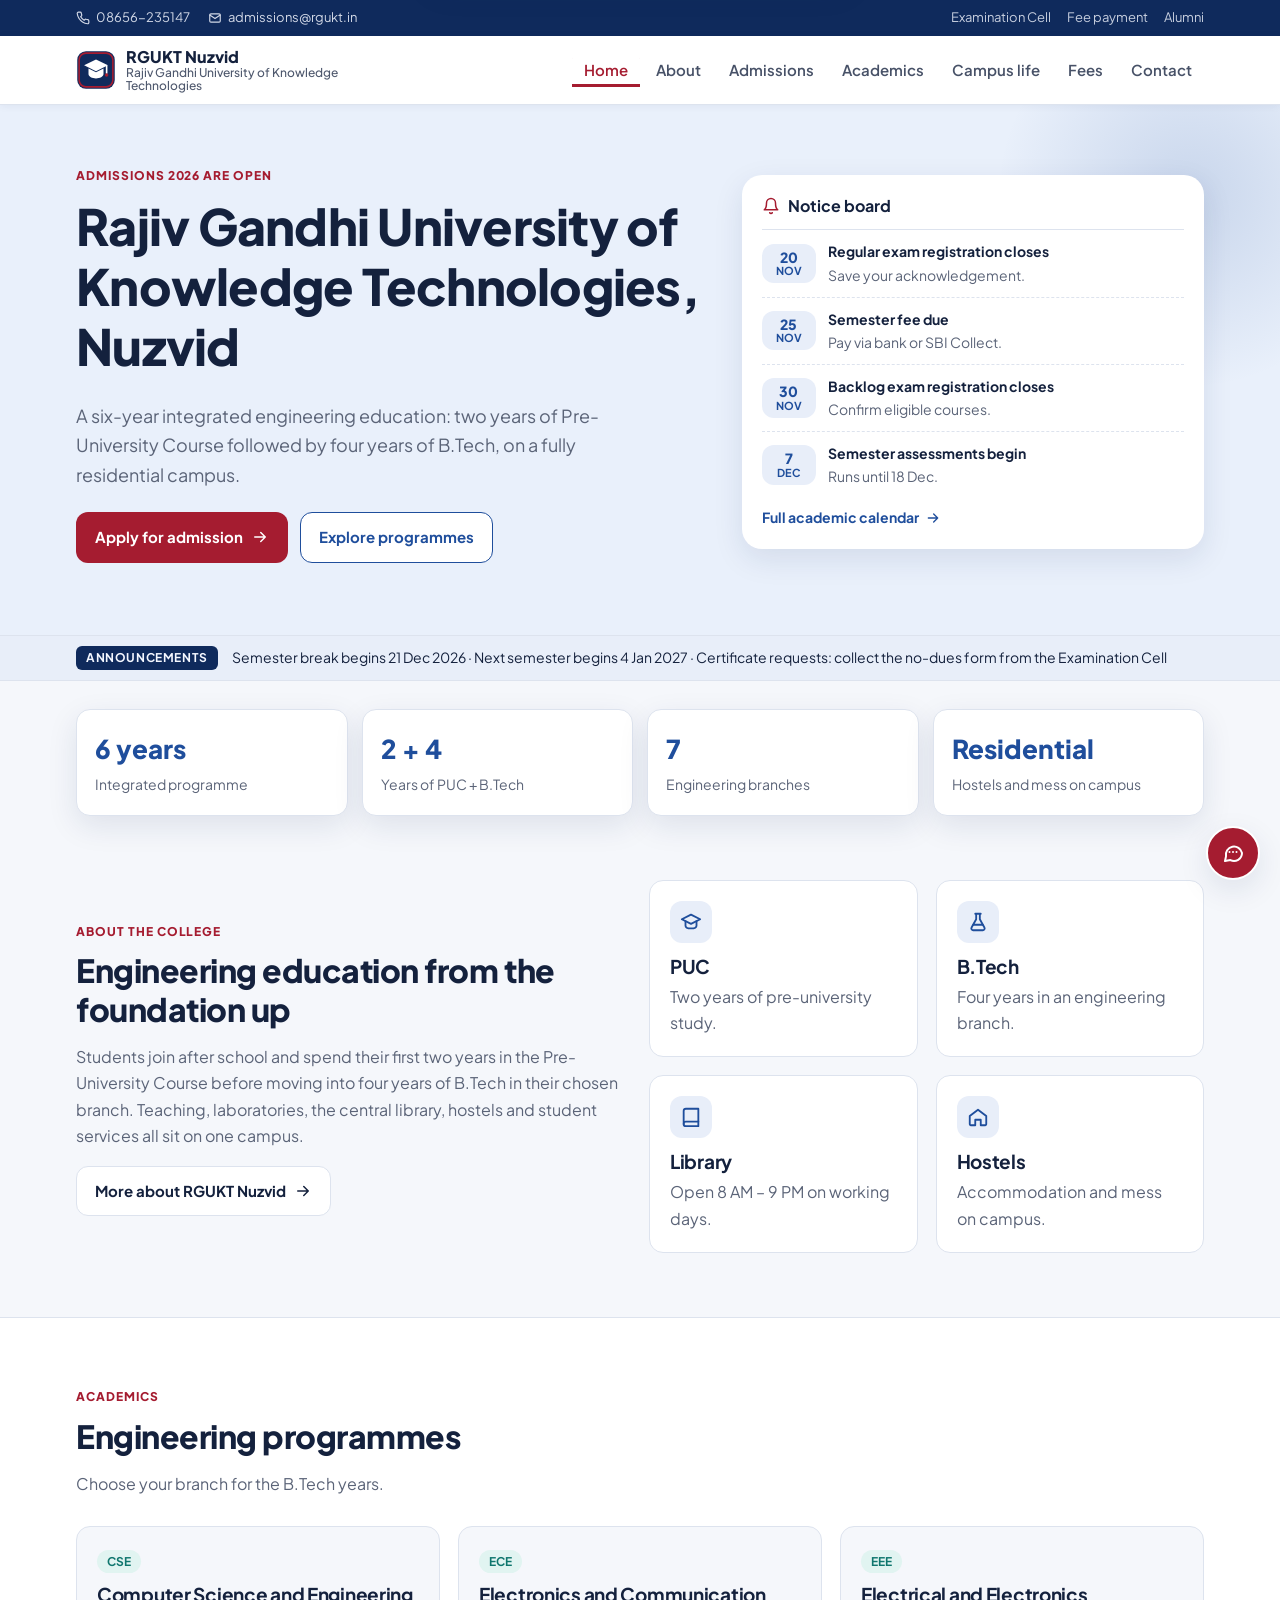
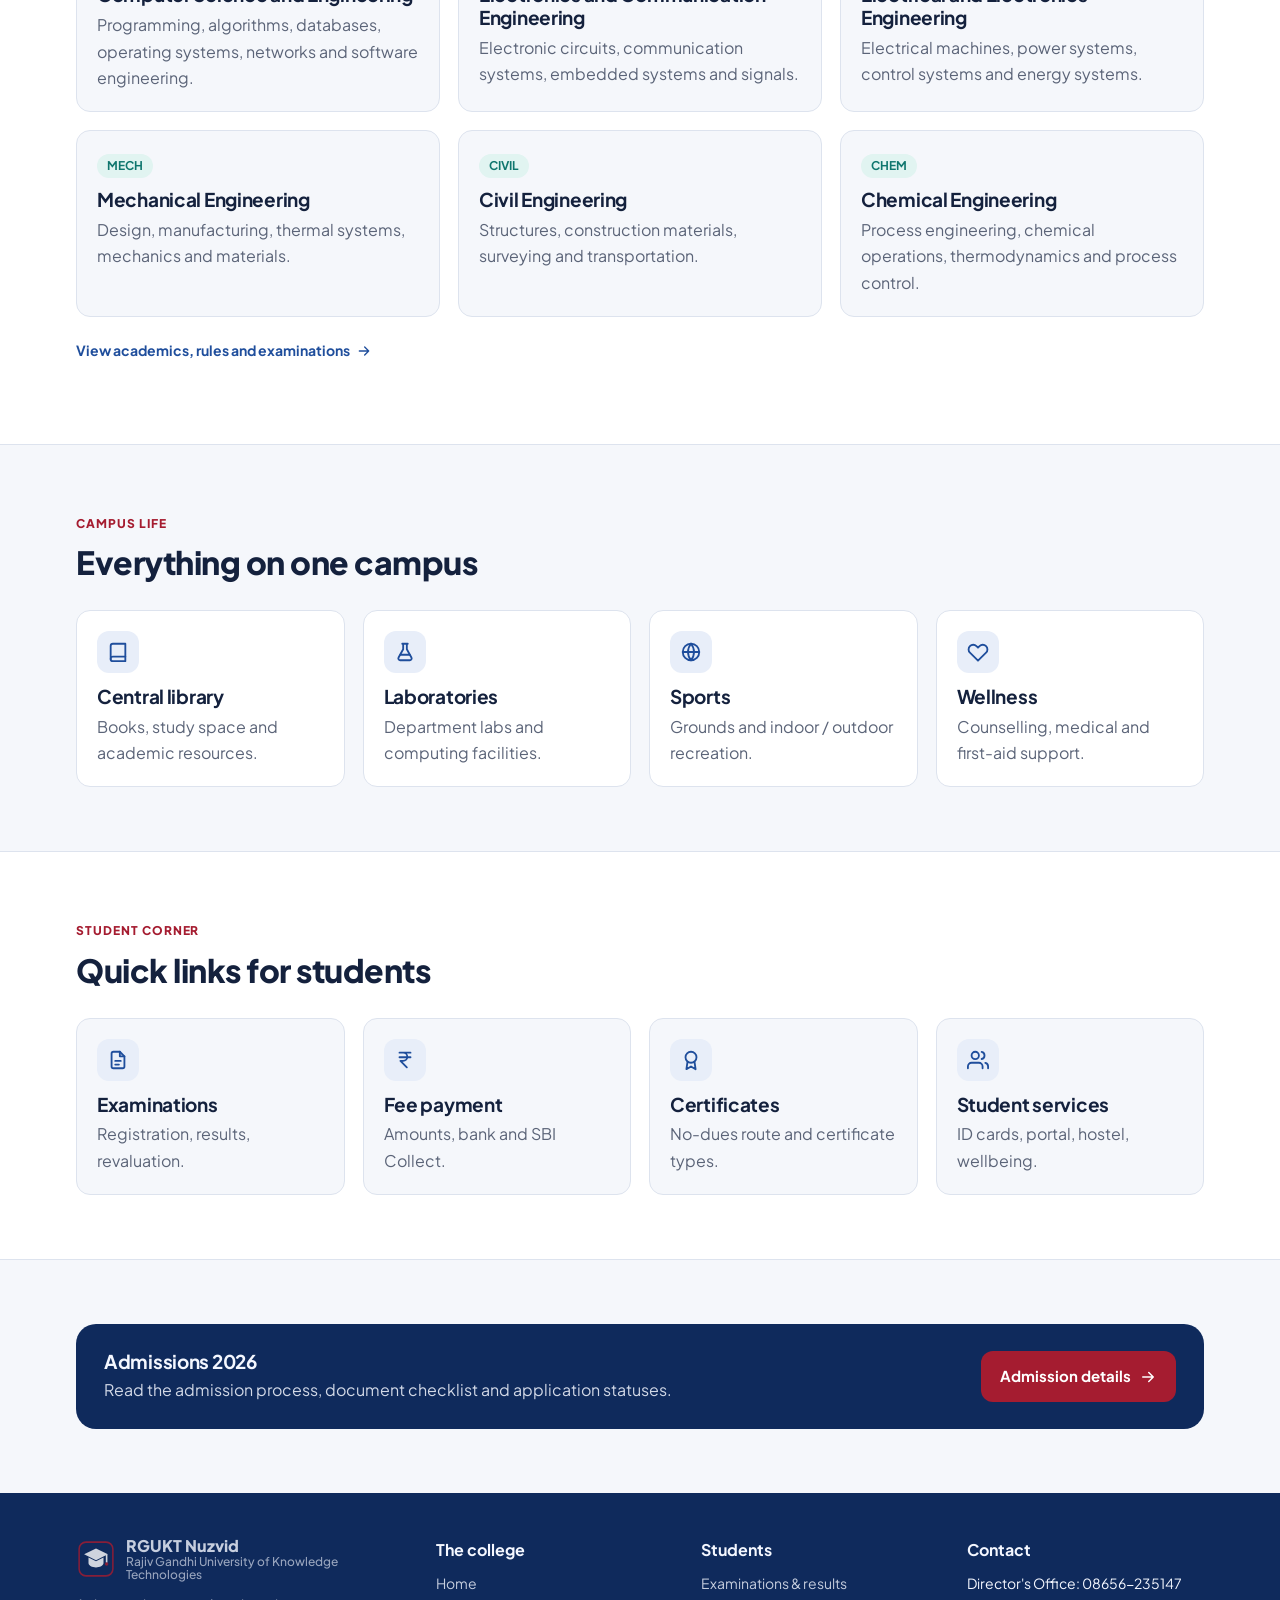
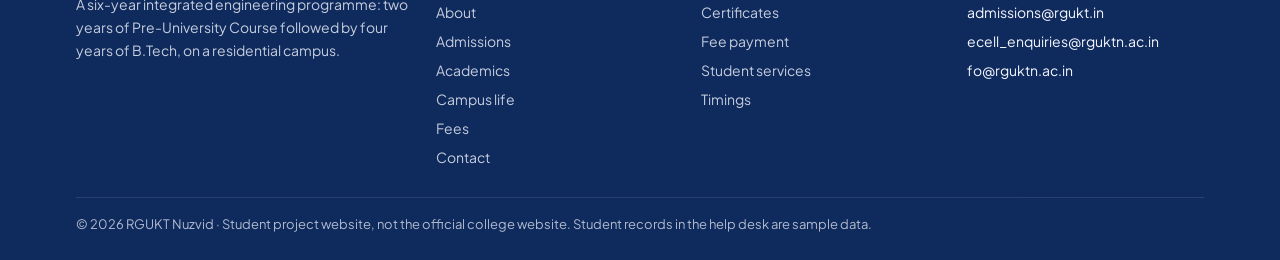
<file: index.html>
<!doctype html>
<html lang="en">
<head>
<meta charset="utf-8">
<meta name="viewport" content="width=device-width, initial-scale=1">
<meta name="color-scheme" content="light">
<title>Home | RGUKT Nuzvid</title>
<meta name="description" content="RGUKT Nuzvid: six-year integrated B.Tech programme. Admissions, academics, campus life, fees and contacts.">
<link rel="icon" href="assets/logo.svg" type="image/svg+xml">
<link rel="preconnect" href="https://fonts.googleapis.com">
<link rel="preconnect" href="https://fonts.gstatic.com" crossorigin>
<link href="https://fonts.googleapis.com/css2?family=Plus+Jakarta+Sans:wght@400;500;600;700;800&display=swap" rel="stylesheet">
<link rel="stylesheet" href="css/style.css">
</head>
<body>
<a class="skip" href="#main">Skip to content</a>
<div class="topbar">
  <div class="container topbar-inner">
    <span><svg viewBox="0 0 24 24" fill="none" stroke="currentColor" stroke-width="2" stroke-linecap="round" stroke-linejoin="round" aria-hidden="true"><path d="M22 16.9v3a2 2 0 0 1-2.2 2 19.8 19.8 0 0 1-8.6-3.1 19.5 19.5 0 0 1-6-6A19.8 19.8 0 0 1 2.1 4.2 2 2 0 0 1 4.1 2h3a2 2 0 0 1 2 1.7c.1 1 .4 1.9.7 2.8a2 2 0 0 1-.5 2.1L8 9.9a16 16 0 0 0 6 6l1.3-1.3a2 2 0 0 1 2.1-.4c.9.3 1.8.6 2.8.7a2 2 0 0 1 1.7 2z"/></svg> 08656-235147</span>
    <span><svg viewBox="0 0 24 24" fill="none" stroke="currentColor" stroke-width="2" stroke-linecap="round" stroke-linejoin="round" aria-hidden="true"><rect x="3" y="5" width="18" height="14" rx="2"/><path d="M3 7l9 6 9-6"/></svg> admissions@rgukt.in</span>
    <nav class="topbar-links" aria-label="Quick links">
      <a href="academics.html#exams">Examination Cell</a>
      <a href="fees.html">Fee payment</a>
      <a href="contact.html#alumni">Alumni</a>
    </nav>
  </div>
</div>
<header class="site-header">
  <div class="container nav">
    <a class="logo" href="index.html"><img src="assets/logo.svg" alt="" width="44" height="44"><span>RGUKT Nuzvid<small>Rajiv Gandhi University of Knowledge Technologies</small></span></a>
    <button class="icon-btn menu-btn" type="button" aria-expanded="false" aria-label="Menu">Menu</button>
    <ul class="nav-links">
      <li><a href="index.html">Home</a></li>
      <li><a href="about.html">About</a></li>
      <li><a href="admissions.html">Admissions</a></li>
      <li><a href="academics.html">Academics</a></li>
      <li><a href="campus.html">Campus life</a></li>
      <li><a href="fees.html">Fees</a></li>
      <li><a href="contact.html">Contact</a></li>
    </ul>
  </div>
</header>
<main id="main">

<section class="hero">
  <div class="container hero-grid">
    <div>
      <span class="eyebrow">Admissions 2026 are open</span>
      <h1>Rajiv Gandhi University of Knowledge Technologies, Nuzvid</h1>
      <p class="lead">A six-year integrated engineering education: two years of Pre-University Course followed by four years of B.Tech, on a fully residential campus.</p>
      <div class="hero-actions">
        <a class="btn btn-primary" href="admissions.html">Apply for admission <svg viewBox="0 0 24 24" fill="none" stroke="currentColor" stroke-width="2" stroke-linecap="round" stroke-linejoin="round" aria-hidden="true"><path d="M5 12h14M13 6l6 6-6 6"/></svg></a>
        <a class="btn btn-ghost" href="academics.html">Explore programmes</a>
      </div>
    </div>
    <div class="hero-card">
      <div class="hero-card-head"><svg viewBox="0 0 24 24" fill="none" stroke="currentColor" stroke-width="2" stroke-linecap="round" stroke-linejoin="round" aria-hidden="true"><path d="M18 8a6 6 0 0 0-12 0c0 7-3 9-3 9h18s-3-2-3-9"/><path d="M13.7 21a2 2 0 0 1-3.4 0"/></svg><b>Notice board</b></div>
      <ul class="notice-list">
        <li><span class="date-chip">20<small>Nov</small></span><span><b>Regular exam registration closes</b>Save your acknowledgement.</span></li>
        <li><span class="date-chip">25<small>Nov</small></span><span><b>Semester fee due</b>Pay via bank or SBI Collect.</span></li>
        <li><span class="date-chip">30<small>Nov</small></span><span><b>Backlog exam registration closes</b>Confirm eligible courses.</span></li>
        <li><span class="date-chip">7<small>Dec</small></span><span><b>Semester assessments begin</b>Runs until 18 Dec.</span></li>
      </ul>
      <a class="text-link" href="academics.html#calendar">Full academic calendar <svg viewBox="0 0 24 24" fill="none" stroke="currentColor" stroke-width="2" stroke-linecap="round" stroke-linejoin="round" aria-hidden="true"><path d="M5 12h14M13 6l6 6-6 6"/></svg></a>
    </div>
  </div>
</section>
<div class="ticker" role="region" aria-label="Announcements">
  <div class="container ticker-inner"><b>Announcements</b><span>Semester break begins 21 Dec 2026 · Next semester begins 4 Jan 2027 · Certificate requests: collect the no-dues form from the Examination Cell</span></div>
</div>

<div class="container">
  <div class="stats">
    <div class="stat"><b>6 years</b><span>Integrated programme</span></div>
    <div class="stat"><b>2 + 4</b><span>Years of PUC + B.Tech</span></div>
    <div class="stat"><b>7</b><span>Engineering branches</span></div>
    <div class="stat"><b>Residential</b><span>Hostels and mess on campus</span></div>
  </div>
</div>

<section class="block">
  <div class="container grid g2" style="align-items:center">
    <div>
      <span class="eyebrow">About the college</span>
      <h2>Engineering education from the foundation up</h2>
      <p class="muted">Students join after school and spend their first two years in the Pre-University Course before moving into four years of B.Tech in their chosen branch. Teaching, laboratories, the central library, hostels and student services all sit on one campus.</p>
      <a class="btn btn-outline" href="about.html">More about RGUKT Nuzvid <svg viewBox="0 0 24 24" fill="none" stroke="currentColor" stroke-width="2" stroke-linecap="round" stroke-linejoin="round" aria-hidden="true"><path d="M5 12h14M13 6l6 6-6 6"/></svg></a>
    </div>
    <div class="grid g2">
      <div class="card"><div class="ic"><svg viewBox="0 0 24 24" fill="none" stroke="currentColor" stroke-width="2" stroke-linecap="round" stroke-linejoin="round" aria-hidden="true"><path d="M22 9L12 4 2 9l10 5 10-5z"/><path d="M6 11v5c0 1.7 2.7 3 6 3s6-1.3 6-3v-5"/></svg></div><h3>PUC</h3><p class="muted">Two years of pre-university study.</p></div>
      <div class="card"><div class="ic"><svg viewBox="0 0 24 24" fill="none" stroke="currentColor" stroke-width="2" stroke-linecap="round" stroke-linejoin="round" aria-hidden="true"><path d="M9 3h6M10 3v6l-5 9a2 2 0 0 0 1.8 3h10.4a2 2 0 0 0 1.8-3l-5-9V3"/><path d="M7 15h10"/></svg></div><h3>B.Tech</h3><p class="muted">Four years in an engineering branch.</p></div>
      <div class="card"><div class="ic"><svg viewBox="0 0 24 24" fill="none" stroke="currentColor" stroke-width="2" stroke-linecap="round" stroke-linejoin="round" aria-hidden="true"><path d="M4 19.5A2.5 2.5 0 0 1 6.5 17H20V3H6.5A2.5 2.5 0 0 0 4 5.5z"/><path d="M4 19.5A2.5 2.5 0 0 0 6.5 22H20v-5"/></svg></div><h3>Library</h3><p class="muted">Open 8 AM – 9 PM on working days.</p></div>
      <div class="card"><div class="ic"><svg viewBox="0 0 24 24" fill="none" stroke="currentColor" stroke-width="2" stroke-linecap="round" stroke-linejoin="round" aria-hidden="true"><path d="M3 11l9-7 9 7v9a1 1 0 0 1-1 1h-5v-6H9v6H4a1 1 0 0 1-1-1z"/></svg></div><h3>Hostels</h3><p class="muted">Accommodation and mess on campus.</p></div>
    </div>
  </div>
</section>

<section class="block alt">
  <div class="container">
    <div class="section-head">
      <span class="eyebrow">Academics</span>
      <h2>Engineering programmes</h2>
      <p class="muted">Choose your branch for the B.Tech years.</p>
    </div>
    <div class="grid g3">
      <div class="card"><span class="tag">CSE</span><h3 style="margin-top:10px">Computer Science and Engineering</h3><p class="muted">Programming, algorithms, databases, operating systems, networks and software engineering.</p></div>
      <div class="card"><span class="tag">ECE</span><h3 style="margin-top:10px">Electronics and Communication Engineering</h3><p class="muted">Electronic circuits, communication systems, embedded systems and signals.</p></div>
      <div class="card"><span class="tag">EEE</span><h3 style="margin-top:10px">Electrical and Electronics Engineering</h3><p class="muted">Electrical machines, power systems, control systems and energy systems.</p></div>
      <div class="card"><span class="tag">MECH</span><h3 style="margin-top:10px">Mechanical Engineering</h3><p class="muted">Design, manufacturing, thermal systems, mechanics and materials.</p></div>
      <div class="card"><span class="tag">CIVIL</span><h3 style="margin-top:10px">Civil Engineering</h3><p class="muted">Structures, construction materials, surveying and transportation.</p></div>
      <div class="card"><span class="tag">CHEM</span><h3 style="margin-top:10px">Chemical Engineering</h3><p class="muted">Process engineering, chemical operations, thermodynamics and process control.</p></div>
    </div>
    <p style="margin-top:20px"><a class="text-link" href="academics.html">View academics, rules and examinations <svg viewBox="0 0 24 24" fill="none" stroke="currentColor" stroke-width="2" stroke-linecap="round" stroke-linejoin="round" aria-hidden="true"><path d="M5 12h14M13 6l6 6-6 6"/></svg></a></p>
  </div>
</section>

<section class="block">
  <div class="container">
    <div class="section-head">
      <span class="eyebrow">Campus life</span>
      <h2>Everything on one campus</h2>
    </div>
    <div class="grid g4">
      <div class="card"><div class="ic"><svg viewBox="0 0 24 24" fill="none" stroke="currentColor" stroke-width="2" stroke-linecap="round" stroke-linejoin="round" aria-hidden="true"><path d="M4 19.5A2.5 2.5 0 0 1 6.5 17H20V3H6.5A2.5 2.5 0 0 0 4 5.5z"/><path d="M4 19.5A2.5 2.5 0 0 0 6.5 22H20v-5"/></svg></div><h3>Central library</h3><p class="muted">Books, study space and academic resources.</p></div>
      <div class="card"><div class="ic"><svg viewBox="0 0 24 24" fill="none" stroke="currentColor" stroke-width="2" stroke-linecap="round" stroke-linejoin="round" aria-hidden="true"><path d="M9 3h6M10 3v6l-5 9a2 2 0 0 0 1.8 3h10.4a2 2 0 0 0 1.8-3l-5-9V3"/><path d="M7 15h10"/></svg></div><h3>Laboratories</h3><p class="muted">Department labs and computing facilities.</p></div>
      <div class="card"><div class="ic"><svg viewBox="0 0 24 24" fill="none" stroke="currentColor" stroke-width="2" stroke-linecap="round" stroke-linejoin="round" aria-hidden="true"><circle cx="12" cy="12" r="9"/><path d="M3 12h18M12 3a14 14 0 0 1 0 18M12 3a14 14 0 0 0 0 18"/></svg></div><h3>Sports</h3><p class="muted">Grounds and indoor / outdoor recreation.</p></div>
      <div class="card"><div class="ic"><svg viewBox="0 0 24 24" fill="none" stroke="currentColor" stroke-width="2" stroke-linecap="round" stroke-linejoin="round" aria-hidden="true"><path d="M20.8 5.6a5 5 0 0 0-7.1 0L12 7.3l-1.7-1.7a5 5 0 0 0-7.1 7.1L12 21.5l8.8-8.8a5 5 0 0 0 0-7.1z"/></svg></div><h3>Wellness</h3><p class="muted">Counselling, medical and first-aid support.</p></div>
    </div>
  </div>
</section>

<section class="block alt">
  <div class="container">
    <div class="section-head">
      <span class="eyebrow">Student corner</span>
      <h2>Quick links for students</h2>
    </div>
    <div class="grid g4">
      <a class="card link" href="academics.html#exams"><div class="ic"><svg viewBox="0 0 24 24" fill="none" stroke="currentColor" stroke-width="2" stroke-linecap="round" stroke-linejoin="round" aria-hidden="true"><path d="M14 3H7a2 2 0 0 0-2 2v14a2 2 0 0 0 2 2h10a2 2 0 0 0 2-2V8z"/><path d="M14 3v5h5M9 13h6M9 17h4"/></svg></div><h3>Examinations</h3><p class="muted">Registration, results, revaluation.</p></a>
      <a class="card link" href="fees.html"><div class="ic"><svg viewBox="0 0 24 24" fill="none" stroke="currentColor" stroke-width="2" stroke-linecap="round" stroke-linejoin="round" aria-hidden="true"><path d="M6 4h12M6 9h12M14 20L7 13h3a4 4 0 0 0 0-9"/></svg></div><h3>Fee payment</h3><p class="muted">Amounts, bank and SBI Collect.</p></a>
      <a class="card link" href="academics.html#certificates"><div class="ic"><svg viewBox="0 0 24 24" fill="none" stroke="currentColor" stroke-width="2" stroke-linecap="round" stroke-linejoin="round" aria-hidden="true"><circle cx="12" cy="9" r="6"/><path d="M8.2 13.9L7 22l5-3 5 3-1.2-8.1"/></svg></div><h3>Certificates</h3><p class="muted">No-dues route and certificate types.</p></a>
      <a class="card link" href="campus.html#services"><div class="ic"><svg viewBox="0 0 24 24" fill="none" stroke="currentColor" stroke-width="2" stroke-linecap="round" stroke-linejoin="round" aria-hidden="true"><path d="M17 21v-2a4 4 0 0 0-4-4H5a4 4 0 0 0-4 4v2"/><circle cx="9" cy="7" r="4"/><path d="M23 21v-2a4 4 0 0 0-3-3.9M16 3.1a4 4 0 0 1 0 7.8"/></svg></div><h3>Student services</h3><p class="muted">ID cards, portal, hostel, wellbeing.</p></a>
    </div>
  </div>
</section>
<section class="block">
  <div class="container">
    <div class="callout">
      <div><h3>Admissions 2026</h3><p>Read the admission process, document checklist and application statuses.</p></div>
      <a class="btn btn-primary" href="admissions.html">Admission details <svg viewBox="0 0 24 24" fill="none" stroke="currentColor" stroke-width="2" stroke-linecap="round" stroke-linejoin="round" aria-hidden="true"><path d="M5 12h14M13 6l6 6-6 6"/></svg></a>
    </div>
  </div>
</section>

</main>
<footer class="site-footer">
  <div class="container">
    <div class="foot-grid">
      <div>
        <a class="logo" href="index.html"><img src="assets/logo.svg" alt="" width="44" height="44"><span>RGUKT Nuzvid<small>Rajiv Gandhi University of Knowledge Technologies</small></span></a>
        <p style="margin-top:12px;opacity:.8;font-size:14px;max-width:380px">A six-year integrated engineering programme: two years of Pre-University Course followed by four years of B.Tech, on a residential campus.</p>
      </div>
      <div>
        <b>The college</b>
        <ul style="margin-top:8px">
          <li><a href="index.html">Home</a></li>
          <li><a href="about.html">About</a></li>
          <li><a href="admissions.html">Admissions</a></li>
          <li><a href="academics.html">Academics</a></li>
          <li><a href="campus.html">Campus life</a></li>
          <li><a href="fees.html">Fees</a></li>
          <li><a href="contact.html">Contact</a></li>
        </ul>
      </div>
      <div>
        <b>Students</b>
        <ul style="margin-top:8px">
          <li><a href="academics.html#exams">Examinations &amp; results</a></li>
          <li><a href="academics.html#certificates">Certificates</a></li>
          <li><a href="fees.html">Fee payment</a></li>
          <li><a href="campus.html#services">Student services</a></li>
          <li><a href="campus.html#timings">Timings</a></li>
        </ul>
      </div>
      <div>
        <b>Contact</b>
        <ul style="margin-top:8px">
          <li>Director's Office: 08656-235147</li>
          <li>admissions@rgukt.in</li>
          <li>ecell_enquiries@rguktn.ac.in</li>
          <li>fo@rguktn.ac.in</li>
        </ul>
      </div>
    </div>
    <div class="foot-note">© <span id="year">2026</span> RGUKT Nuzvid · Student project website, not the official college website. Student records in the help desk are sample data.</div>
  </div>
</footer>
<script src="js/data.js"></script>
<script src="js/main.js"></script>
<script src="js/chatbot.js"></script>
</body>
</html>
</file>
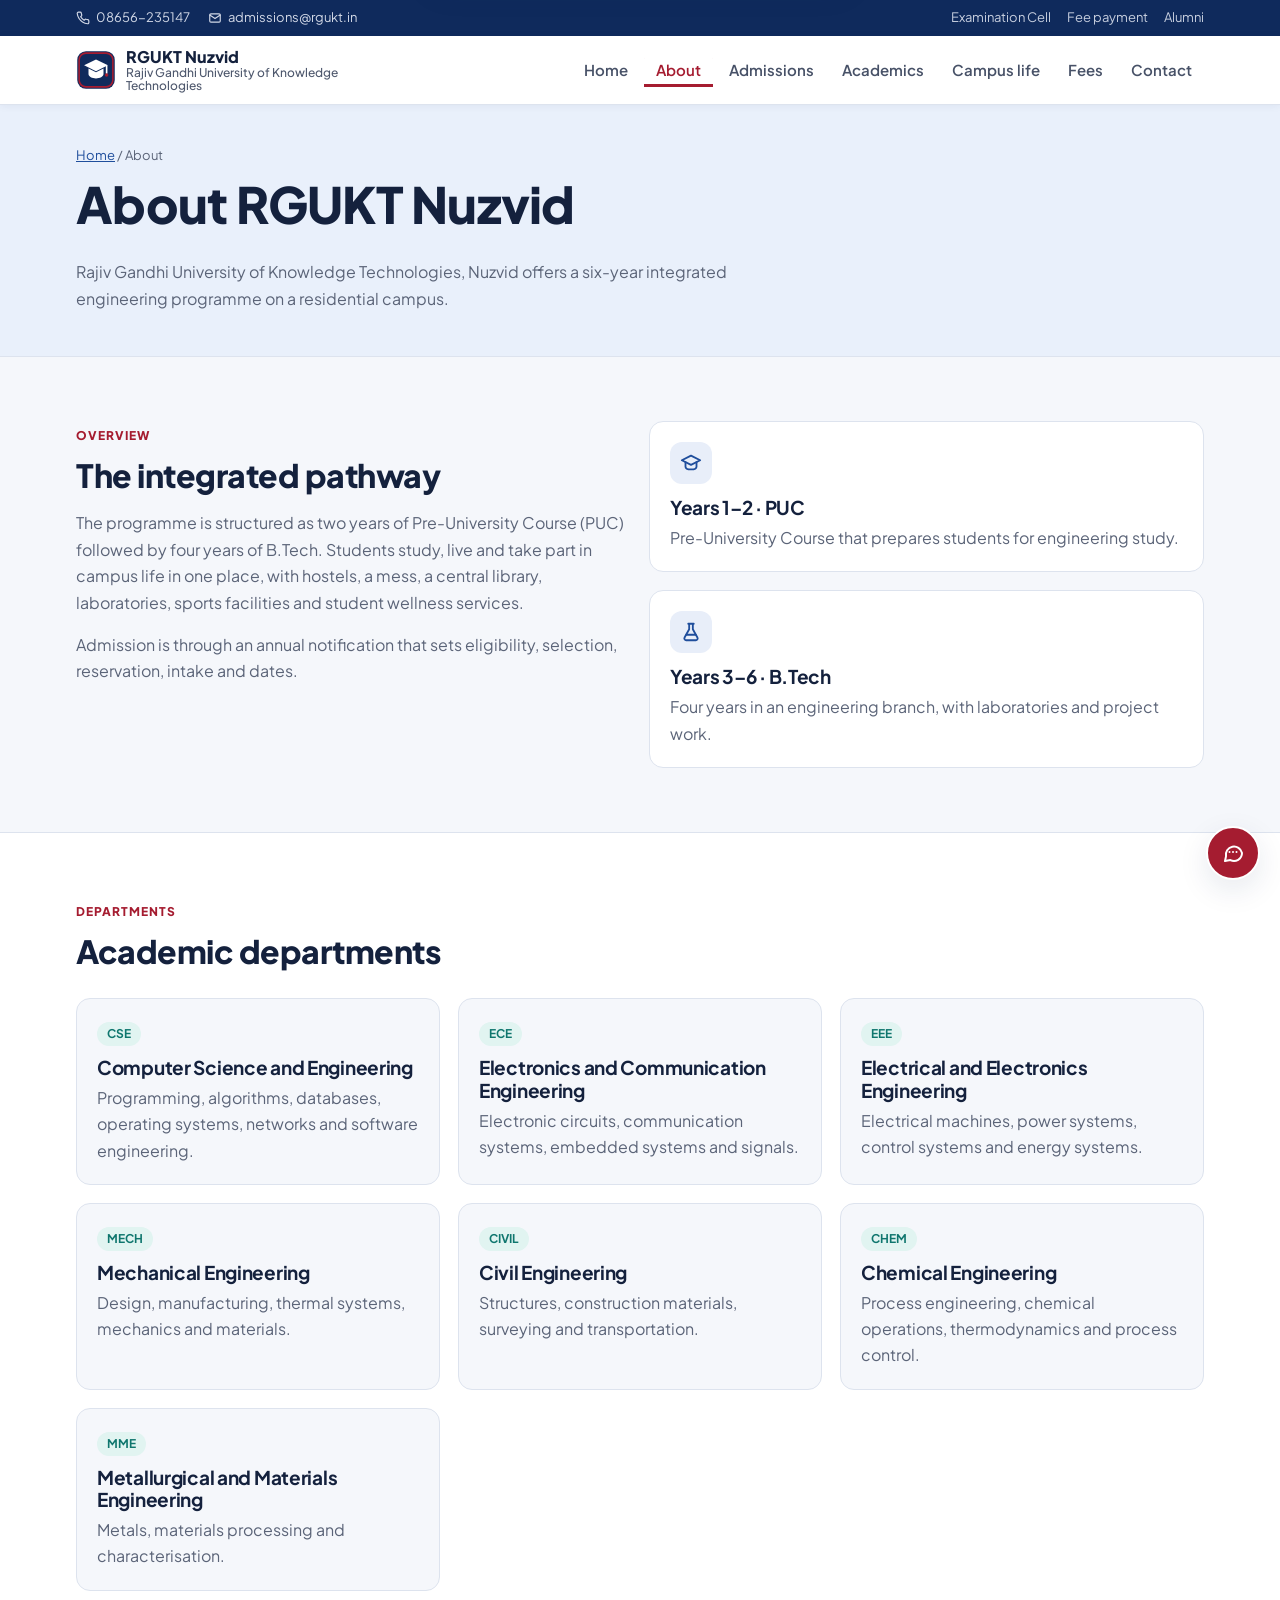
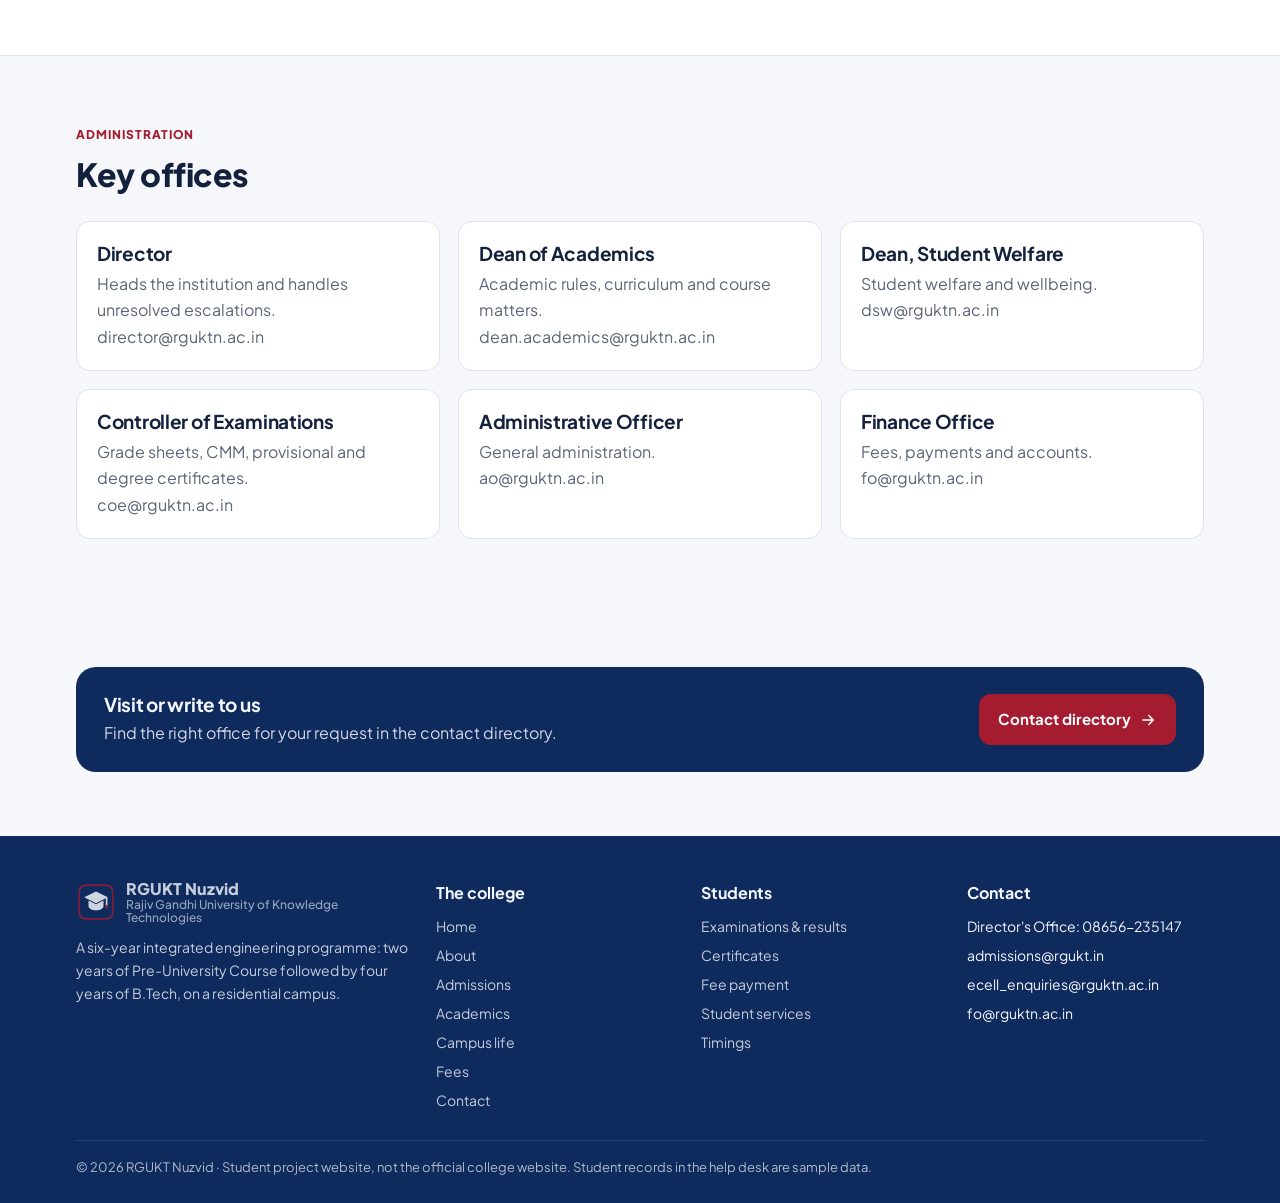
<file: about.html>
<!doctype html>
<html lang="en">
<head>
<meta charset="utf-8">
<meta name="viewport" content="width=device-width, initial-scale=1">
<meta name="color-scheme" content="light">
<title>About | RGUKT Nuzvid</title>
<meta name="description" content="About RGUKT Nuzvid: the integrated programme, departments and administration.">
<link rel="icon" href="assets/logo.svg" type="image/svg+xml">
<link rel="preconnect" href="https://fonts.googleapis.com">
<link rel="preconnect" href="https://fonts.gstatic.com" crossorigin>
<link href="https://fonts.googleapis.com/css2?family=Plus+Jakarta+Sans:wght@400;500;600;700;800&display=swap" rel="stylesheet">
<link rel="stylesheet" href="css/style.css">
</head>
<body>
<a class="skip" href="#main">Skip to content</a>
<div class="topbar">
  <div class="container topbar-inner">
    <span><svg viewBox="0 0 24 24" fill="none" stroke="currentColor" stroke-width="2" stroke-linecap="round" stroke-linejoin="round" aria-hidden="true"><path d="M22 16.9v3a2 2 0 0 1-2.2 2 19.8 19.8 0 0 1-8.6-3.1 19.5 19.5 0 0 1-6-6A19.8 19.8 0 0 1 2.1 4.2 2 2 0 0 1 4.1 2h3a2 2 0 0 1 2 1.7c.1 1 .4 1.9.7 2.8a2 2 0 0 1-.5 2.1L8 9.9a16 16 0 0 0 6 6l1.3-1.3a2 2 0 0 1 2.1-.4c.9.3 1.8.6 2.8.7a2 2 0 0 1 1.7 2z"/></svg> 08656-235147</span>
    <span><svg viewBox="0 0 24 24" fill="none" stroke="currentColor" stroke-width="2" stroke-linecap="round" stroke-linejoin="round" aria-hidden="true"><rect x="3" y="5" width="18" height="14" rx="2"/><path d="M3 7l9 6 9-6"/></svg> admissions@rgukt.in</span>
    <nav class="topbar-links" aria-label="Quick links">
      <a href="academics.html#exams">Examination Cell</a>
      <a href="fees.html">Fee payment</a>
      <a href="contact.html#alumni">Alumni</a>
    </nav>
  </div>
</div>
<header class="site-header">
  <div class="container nav">
    <a class="logo" href="index.html"><img src="assets/logo.svg" alt="" width="44" height="44"><span>RGUKT Nuzvid<small>Rajiv Gandhi University of Knowledge Technologies</small></span></a>
    <button class="icon-btn menu-btn" type="button" aria-expanded="false" aria-label="Menu">Menu</button>
    <ul class="nav-links">
      <li><a href="index.html">Home</a></li>
      <li><a href="about.html">About</a></li>
      <li><a href="admissions.html">Admissions</a></li>
      <li><a href="academics.html">Academics</a></li>
      <li><a href="campus.html">Campus life</a></li>
      <li><a href="fees.html">Fees</a></li>
      <li><a href="contact.html">Contact</a></li>
    </ul>
  </div>
</header>
<main id="main">

<section class="page-hero">
  <div class="container">
    <div class="crumbs"><a href="index.html">Home</a> / About</div>
    <h1>About RGUKT Nuzvid</h1>
    <p>Rajiv Gandhi University of Knowledge Technologies, Nuzvid offers a six-year integrated engineering programme on a residential campus.</p>
  </div>
</section>
<section class="block">
  <div class="container grid g2" style="align-items:start">
    <div>
      <span class="eyebrow">Overview</span>
      <h2>The integrated pathway</h2>
      <p class="muted">The programme is structured as two years of Pre-University Course (PUC) followed by four years of B.Tech. Students study, live and take part in campus life in one place, with hostels, a mess, a central library, laboratories, sports facilities and student wellness services.</p>
      <p class="muted">Admission is through an annual notification that sets eligibility, selection, reservation, intake and dates.</p>
    </div>
    <div class="grid">
      <div class="card"><div class="ic"><svg viewBox="0 0 24 24" fill="none" stroke="currentColor" stroke-width="2" stroke-linecap="round" stroke-linejoin="round" aria-hidden="true"><path d="M22 9L12 4 2 9l10 5 10-5z"/><path d="M6 11v5c0 1.7 2.7 3 6 3s6-1.3 6-3v-5"/></svg></div><h3>Years 1–2 · PUC</h3><p class="muted">Pre-University Course that prepares students for engineering study.</p></div>
      <div class="card"><div class="ic"><svg viewBox="0 0 24 24" fill="none" stroke="currentColor" stroke-width="2" stroke-linecap="round" stroke-linejoin="round" aria-hidden="true"><path d="M9 3h6M10 3v6l-5 9a2 2 0 0 0 1.8 3h10.4a2 2 0 0 0 1.8-3l-5-9V3"/><path d="M7 15h10"/></svg></div><h3>Years 3–6 · B.Tech</h3><p class="muted">Four years in an engineering branch, with laboratories and project work.</p></div>
    </div>
  </div>
</section>
<section class="block alt">
  <div class="container">
    <div class="section-head"><span class="eyebrow">Departments</span><h2>Academic departments</h2></div>
    <div class="grid g3">
      <div class="card"><span class="tag">CSE</span><h3 style="margin-top:10px">Computer Science and Engineering</h3><p class="muted">Programming, algorithms, databases, operating systems, networks and software engineering.</p></div>
      <div class="card"><span class="tag">ECE</span><h3 style="margin-top:10px">Electronics and Communication Engineering</h3><p class="muted">Electronic circuits, communication systems, embedded systems and signals.</p></div>
      <div class="card"><span class="tag">EEE</span><h3 style="margin-top:10px">Electrical and Electronics Engineering</h3><p class="muted">Electrical machines, power systems, control systems and energy systems.</p></div>
      <div class="card"><span class="tag">MECH</span><h3 style="margin-top:10px">Mechanical Engineering</h3><p class="muted">Design, manufacturing, thermal systems, mechanics and materials.</p></div>
      <div class="card"><span class="tag">CIVIL</span><h3 style="margin-top:10px">Civil Engineering</h3><p class="muted">Structures, construction materials, surveying and transportation.</p></div>
      <div class="card"><span class="tag">CHEM</span><h3 style="margin-top:10px">Chemical Engineering</h3><p class="muted">Process engineering, chemical operations, thermodynamics and process control.</p></div>
      <div class="card"><span class="tag">MME</span><h3 style="margin-top:10px">Metallurgical and Materials Engineering</h3><p class="muted">Metals, materials processing and characterisation.</p></div>
    </div>
  </div>
</section>
<section class="block">
  <div class="container">
    <div class="section-head"><span class="eyebrow">Administration</span><h2>Key offices</h2></div>
    <div class="grid g3">
      <div class="card"><h3>Director</h3><p class="muted">Heads the institution and handles unresolved escalations.<br>director@rguktn.ac.in</p></div>
      <div class="card"><h3>Dean of Academics</h3><p class="muted">Academic rules, curriculum and course matters.<br>dean.academics@rguktn.ac.in</p></div>
      <div class="card"><h3>Dean, Student Welfare</h3><p class="muted">Student welfare and wellbeing.<br>dsw@rguktn.ac.in</p></div>
      <div class="card"><h3>Controller of Examinations</h3><p class="muted">Grade sheets, CMM, provisional and degree certificates.<br>coe@rguktn.ac.in</p></div>
      <div class="card"><h3>Administrative Officer</h3><p class="muted">General administration.<br>ao@rguktn.ac.in</p></div>
      <div class="card"><h3>Finance Office</h3><p class="muted">Fees, payments and accounts.<br>fo@rguktn.ac.in</p></div>
    </div>
  </div>
</section>
<section class="block">
  <div class="container">
    <div class="callout">
      <div><h3>Visit or write to us</h3><p>Find the right office for your request in the contact directory.</p></div>
      <a class="btn btn-primary" href="contact.html">Contact directory <svg viewBox="0 0 24 24" fill="none" stroke="currentColor" stroke-width="2" stroke-linecap="round" stroke-linejoin="round" aria-hidden="true"><path d="M5 12h14M13 6l6 6-6 6"/></svg></a>
    </div>
  </div>
</section>

</main>
<footer class="site-footer">
  <div class="container">
    <div class="foot-grid">
      <div>
        <a class="logo" href="index.html"><img src="assets/logo.svg" alt="" width="44" height="44"><span>RGUKT Nuzvid<small>Rajiv Gandhi University of Knowledge Technologies</small></span></a>
        <p style="margin-top:12px;opacity:.8;font-size:14px;max-width:380px">A six-year integrated engineering programme: two years of Pre-University Course followed by four years of B.Tech, on a residential campus.</p>
      </div>
      <div>
        <b>The college</b>
        <ul style="margin-top:8px">
          <li><a href="index.html">Home</a></li>
          <li><a href="about.html">About</a></li>
          <li><a href="admissions.html">Admissions</a></li>
          <li><a href="academics.html">Academics</a></li>
          <li><a href="campus.html">Campus life</a></li>
          <li><a href="fees.html">Fees</a></li>
          <li><a href="contact.html">Contact</a></li>
        </ul>
      </div>
      <div>
        <b>Students</b>
        <ul style="margin-top:8px">
          <li><a href="academics.html#exams">Examinations &amp; results</a></li>
          <li><a href="academics.html#certificates">Certificates</a></li>
          <li><a href="fees.html">Fee payment</a></li>
          <li><a href="campus.html#services">Student services</a></li>
          <li><a href="campus.html#timings">Timings</a></li>
        </ul>
      </div>
      <div>
        <b>Contact</b>
        <ul style="margin-top:8px">
          <li>Director's Office: 08656-235147</li>
          <li>admissions@rgukt.in</li>
          <li>ecell_enquiries@rguktn.ac.in</li>
          <li>fo@rguktn.ac.in</li>
        </ul>
      </div>
    </div>
    <div class="foot-note">© <span id="year">2026</span> RGUKT Nuzvid · Student project website, not the official college website. Student records in the help desk are sample data.</div>
  </div>
</footer>
<script src="js/data.js"></script>
<script src="js/main.js"></script>
<script src="js/chatbot.js"></script>
</body>
</html>
</file>
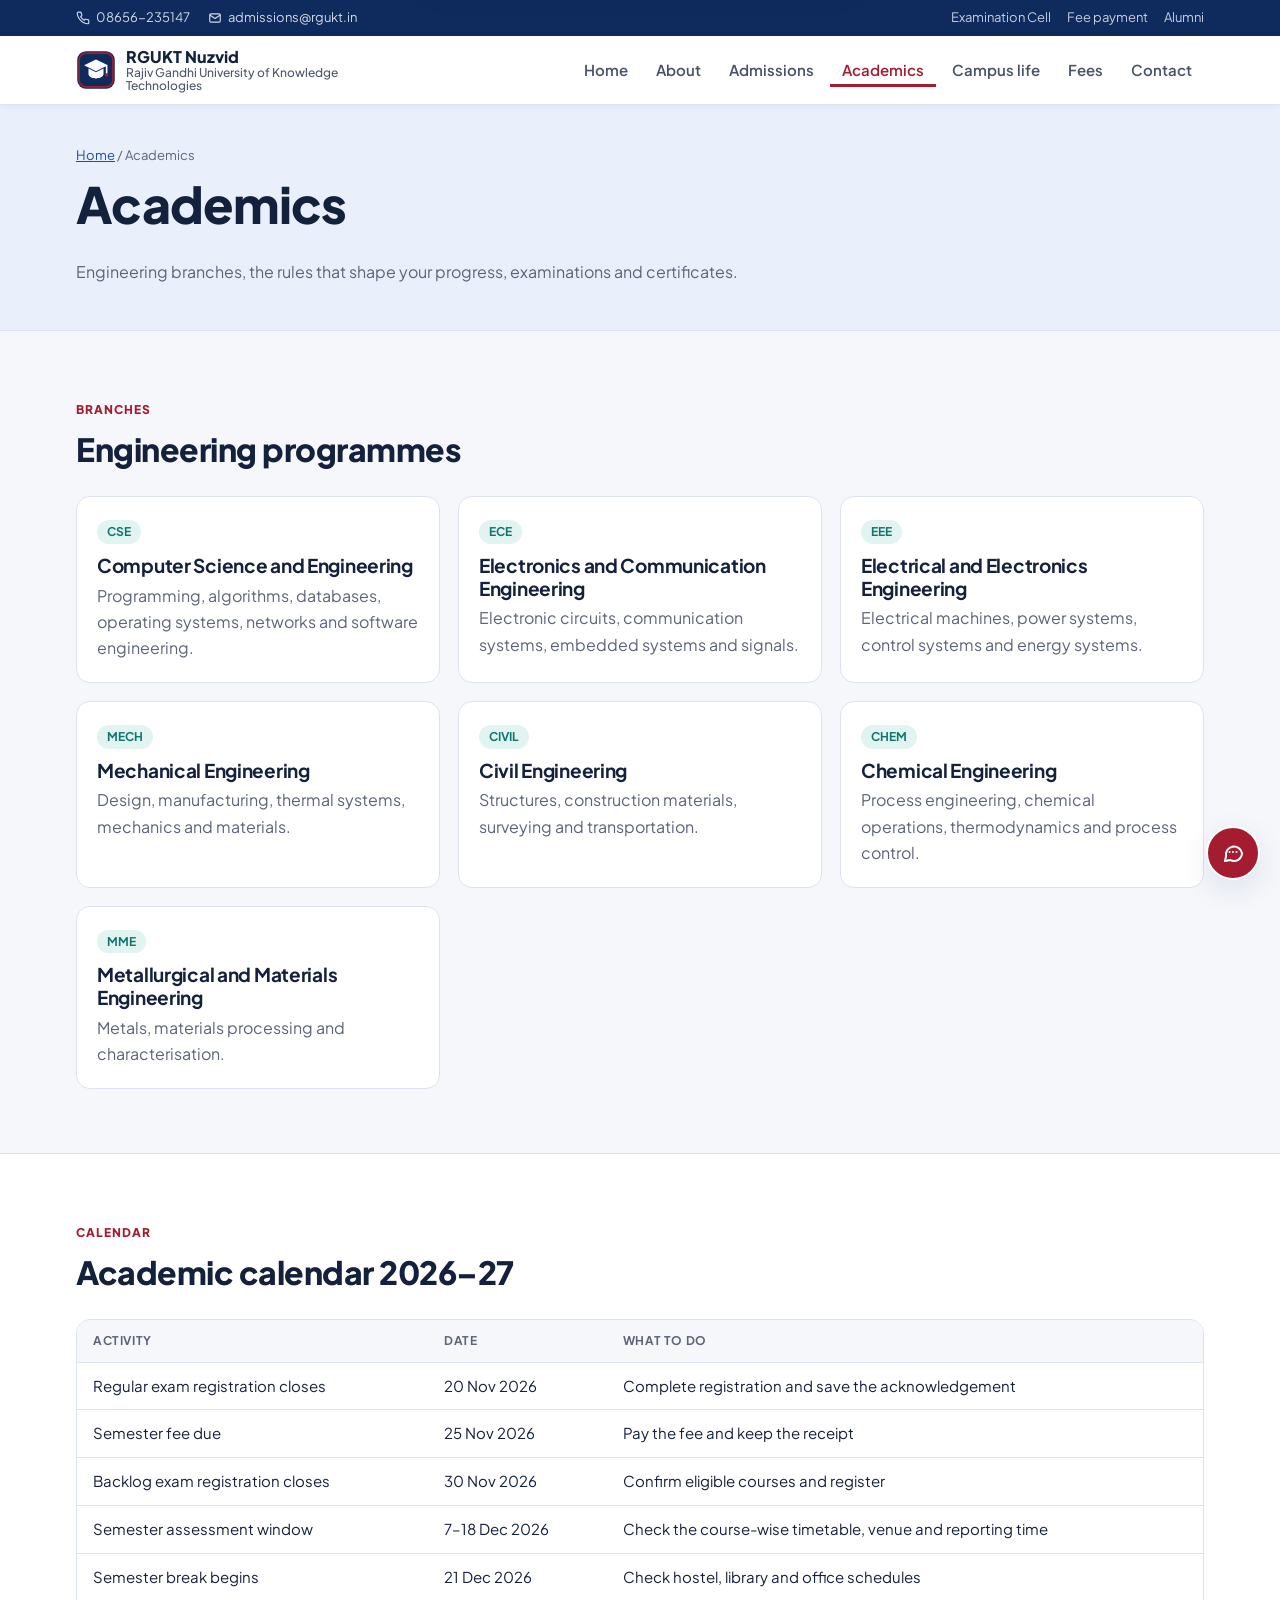
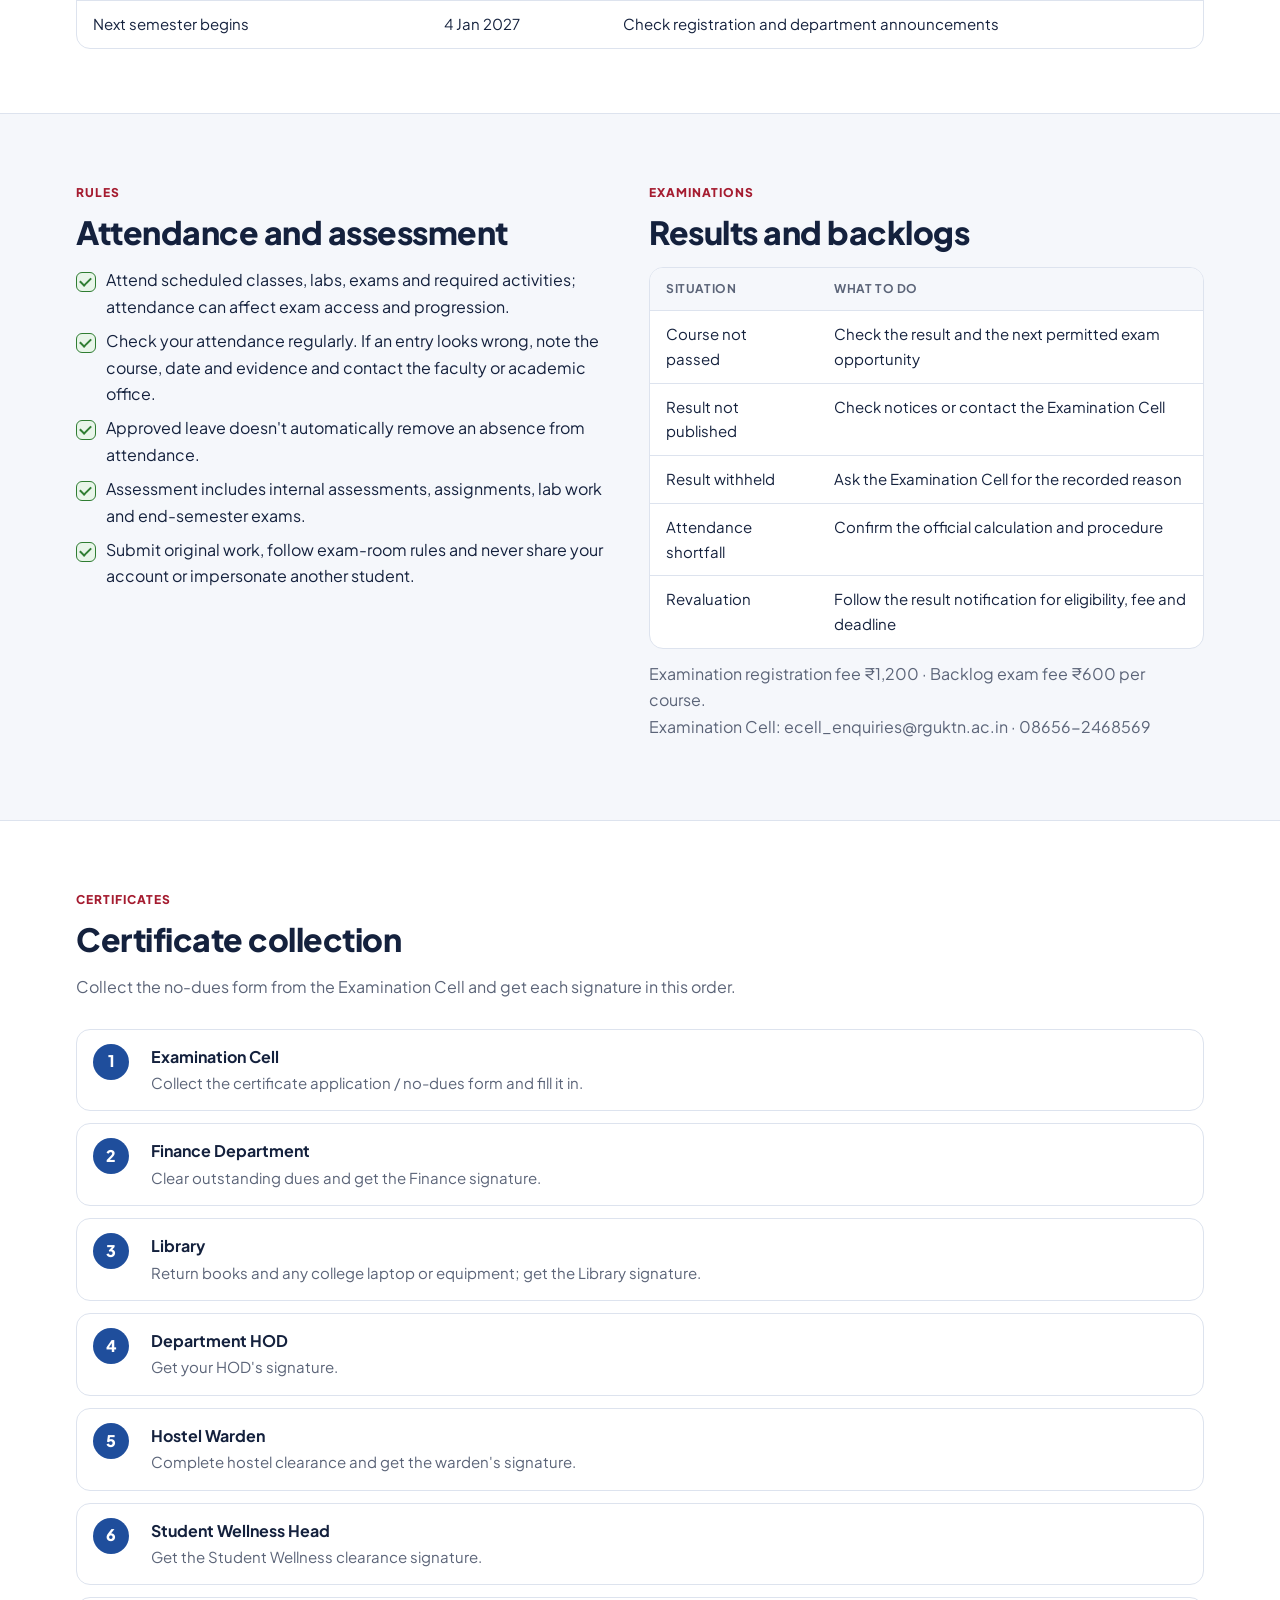
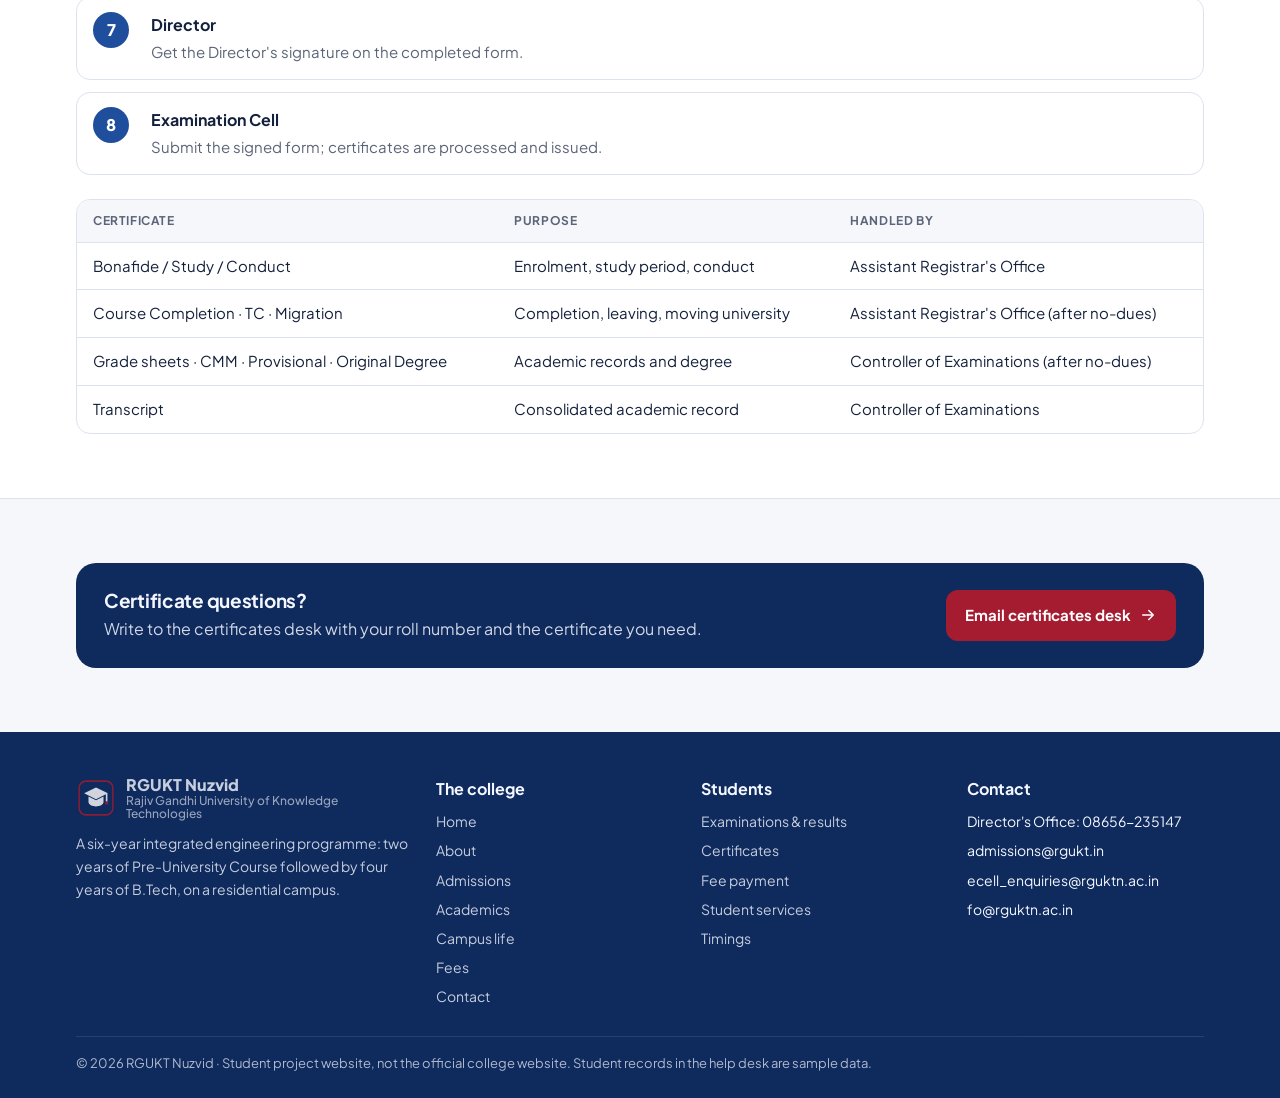
<file: academics.html>
<!doctype html>
<html lang="en">
<head>
<meta charset="utf-8">
<meta name="viewport" content="width=device-width, initial-scale=1">
<meta name="color-scheme" content="light">
<title>Academics | RGUKT Nuzvid</title>
<meta name="description" content="Engineering branches, academic rules, examinations, the academic calendar and certificates.">
<link rel="icon" href="assets/logo.svg" type="image/svg+xml">
<link rel="preconnect" href="https://fonts.googleapis.com">
<link rel="preconnect" href="https://fonts.gstatic.com" crossorigin>
<link href="https://fonts.googleapis.com/css2?family=Plus+Jakarta+Sans:wght@400;500;600;700;800&display=swap" rel="stylesheet">
<link rel="stylesheet" href="css/style.css">
</head>
<body>
<a class="skip" href="#main">Skip to content</a>
<div class="topbar">
  <div class="container topbar-inner">
    <span><svg viewBox="0 0 24 24" fill="none" stroke="currentColor" stroke-width="2" stroke-linecap="round" stroke-linejoin="round" aria-hidden="true"><path d="M22 16.9v3a2 2 0 0 1-2.2 2 19.8 19.8 0 0 1-8.6-3.1 19.5 19.5 0 0 1-6-6A19.8 19.8 0 0 1 2.1 4.2 2 2 0 0 1 4.1 2h3a2 2 0 0 1 2 1.7c.1 1 .4 1.9.7 2.8a2 2 0 0 1-.5 2.1L8 9.9a16 16 0 0 0 6 6l1.3-1.3a2 2 0 0 1 2.1-.4c.9.3 1.8.6 2.8.7a2 2 0 0 1 1.7 2z"/></svg> 08656-235147</span>
    <span><svg viewBox="0 0 24 24" fill="none" stroke="currentColor" stroke-width="2" stroke-linecap="round" stroke-linejoin="round" aria-hidden="true"><rect x="3" y="5" width="18" height="14" rx="2"/><path d="M3 7l9 6 9-6"/></svg> admissions@rgukt.in</span>
    <nav class="topbar-links" aria-label="Quick links">
      <a href="academics.html#exams">Examination Cell</a>
      <a href="fees.html">Fee payment</a>
      <a href="contact.html#alumni">Alumni</a>
    </nav>
  </div>
</div>
<header class="site-header">
  <div class="container nav">
    <a class="logo" href="index.html"><img src="assets/logo.svg" alt="" width="44" height="44"><span>RGUKT Nuzvid<small>Rajiv Gandhi University of Knowledge Technologies</small></span></a>
    <button class="icon-btn menu-btn" type="button" aria-expanded="false" aria-label="Menu">Menu</button>
    <ul class="nav-links">
      <li><a href="index.html">Home</a></li>
      <li><a href="about.html">About</a></li>
      <li><a href="admissions.html">Admissions</a></li>
      <li><a href="academics.html">Academics</a></li>
      <li><a href="campus.html">Campus life</a></li>
      <li><a href="fees.html">Fees</a></li>
      <li><a href="contact.html">Contact</a></li>
    </ul>
  </div>
</header>
<main id="main">

<section class="page-hero">
  <div class="container">
    <div class="crumbs"><a href="index.html">Home</a> / Academics</div>
    <h1>Academics</h1>
    <p>Engineering branches, the rules that shape your progress, examinations and certificates.</p>
  </div>
</section>
<section class="block">
  <div class="container">
    <div class="section-head"><span class="eyebrow">Branches</span><h2>Engineering programmes</h2></div>
    <div class="grid g3">
      <div class="card"><span class="tag">CSE</span><h3 style="margin-top:10px">Computer Science and Engineering</h3><p class="muted">Programming, algorithms, databases, operating systems, networks and software engineering.</p></div>
      <div class="card"><span class="tag">ECE</span><h3 style="margin-top:10px">Electronics and Communication Engineering</h3><p class="muted">Electronic circuits, communication systems, embedded systems and signals.</p></div>
      <div class="card"><span class="tag">EEE</span><h3 style="margin-top:10px">Electrical and Electronics Engineering</h3><p class="muted">Electrical machines, power systems, control systems and energy systems.</p></div>
      <div class="card"><span class="tag">MECH</span><h3 style="margin-top:10px">Mechanical Engineering</h3><p class="muted">Design, manufacturing, thermal systems, mechanics and materials.</p></div>
      <div class="card"><span class="tag">CIVIL</span><h3 style="margin-top:10px">Civil Engineering</h3><p class="muted">Structures, construction materials, surveying and transportation.</p></div>
      <div class="card"><span class="tag">CHEM</span><h3 style="margin-top:10px">Chemical Engineering</h3><p class="muted">Process engineering, chemical operations, thermodynamics and process control.</p></div>
      <div class="card"><span class="tag">MME</span><h3 style="margin-top:10px">Metallurgical and Materials Engineering</h3><p class="muted">Metals, materials processing and characterisation.</p></div>
    </div>
  </div>
</section>
<section class="block alt" id="calendar">
  <div class="container">
    <div class="section-head"><span class="eyebrow">Calendar</span><h2>Academic calendar 2026–27</h2></div>
    <div class="table-wrap"><table>
      <thead><tr><th>Activity</th><th>Date</th><th>What to do</th></tr></thead>
      <tbody>
        <tr><td>Regular exam registration closes</td><td>20 Nov 2026</td><td>Complete registration and save the acknowledgement</td></tr>
        <tr><td>Semester fee due</td><td>25 Nov 2026</td><td>Pay the fee and keep the receipt</td></tr>
        <tr><td>Backlog exam registration closes</td><td>30 Nov 2026</td><td>Confirm eligible courses and register</td></tr>
        <tr><td>Semester assessment window</td><td>7–18 Dec 2026</td><td>Check the course-wise timetable, venue and reporting time</td></tr>
        <tr><td>Semester break begins</td><td>21 Dec 2026</td><td>Check hostel, library and office schedules</td></tr>
        <tr><td>Next semester begins</td><td>4 Jan 2027</td><td>Check registration and department announcements</td></tr>
      </tbody>
    </table></div>
  </div>
</section>
<section class="block" id="exams">
  <div class="container grid g2" style="align-items:start">
    <div>
      <span class="eyebrow">Rules</span>
      <h2>Attendance and assessment</h2>
      <ul class="checklist" style="margin-top:16px">
        <li>Attend scheduled classes, labs, exams and required activities; attendance can affect exam access and progression.</li>
        <li>Check your attendance regularly. If an entry looks wrong, note the course, date and evidence and contact the faculty or academic office.</li>
        <li>Approved leave doesn't automatically remove an absence from attendance.</li>
        <li>Assessment includes internal assessments, assignments, lab work and end-semester exams.</li>
        <li>Submit original work, follow exam-room rules and never share your account or impersonate another student.</li>
      </ul>
    </div>
    <div>
      <span class="eyebrow">Examinations</span>
      <h2>Results and backlogs</h2>
      <div class="table-wrap" style="margin-top:16px"><table>
        <thead><tr><th>Situation</th><th>What to do</th></tr></thead>
        <tbody>
          <tr><td>Course not passed</td><td>Check the result and the next permitted exam opportunity</td></tr>
          <tr><td>Result not published</td><td>Check notices or contact the Examination Cell</td></tr>
          <tr><td>Result withheld</td><td>Ask the Examination Cell for the recorded reason</td></tr>
          <tr><td>Attendance shortfall</td><td>Confirm the official calculation and procedure</td></tr>
          <tr><td>Revaluation</td><td>Follow the result notification for eligibility, fee and deadline</td></tr>
        </tbody>
      </table></div>
      <p class="muted" style="margin-top:12px">Examination registration fee ₹1,200 · Backlog exam fee ₹600 per course.<br>Examination Cell: ecell_enquiries@rguktn.ac.in · 08656-2468569</p>
    </div>
  </div>
</section>
<section class="block alt" id="certificates">
  <div class="container">
    <div class="section-head"><span class="eyebrow">Certificates</span><h2>Certificate collection</h2><p class="muted">Collect the no-dues form from the Examination Cell and get each signature in this order.</p></div>
    <ol class="steps">
      <li><div><b>Examination Cell</b><span>Collect the certificate application / no-dues form and fill it in.</span></div></li>
      <li><div><b>Finance Department</b><span>Clear outstanding dues and get the Finance signature.</span></div></li>
      <li><div><b>Library</b><span>Return books and any college laptop or equipment; get the Library signature.</span></div></li>
      <li><div><b>Department HOD</b><span>Get your HOD's signature.</span></div></li>
      <li><div><b>Hostel Warden</b><span>Complete hostel clearance and get the warden's signature.</span></div></li>
      <li><div><b>Student Wellness Head</b><span>Get the Student Wellness clearance signature.</span></div></li>
      <li><div><b>Director</b><span>Get the Director's signature on the completed form.</span></div></li>
      <li><div><b>Examination Cell</b><span>Submit the signed form; certificates are processed and issued.</span></div></li>
    </ol>
    <div class="table-wrap" style="margin-top:24px"><table>
      <thead><tr><th>Certificate</th><th>Purpose</th><th>Handled by</th></tr></thead>
      <tbody>
        <tr><td>Bonafide / Study / Conduct</td><td>Enrolment, study period, conduct</td><td>Assistant Registrar's Office</td></tr>
        <tr><td>Course Completion · TC · Migration</td><td>Completion, leaving, moving university</td><td>Assistant Registrar's Office (after no-dues)</td></tr>
        <tr><td>Grade sheets · CMM · Provisional · Original Degree</td><td>Academic records and degree</td><td>Controller of Examinations (after no-dues)</td></tr>
        <tr><td>Transcript</td><td>Consolidated academic record</td><td>Controller of Examinations</td></tr>
      </tbody>
    </table></div>
  </div>
</section>
<section class="block">
  <div class="container">
    <div class="callout">
      <div><h3>Certificate questions?</h3><p>Write to the certificates desk with your roll number and the certificate you need.</p></div>
      <a class="btn btn-primary" href="mailto:ecell_certificates@rguktn.ac.in">Email certificates desk <svg viewBox="0 0 24 24" fill="none" stroke="currentColor" stroke-width="2" stroke-linecap="round" stroke-linejoin="round" aria-hidden="true"><path d="M5 12h14M13 6l6 6-6 6"/></svg></a>
    </div>
  </div>
</section>

</main>
<footer class="site-footer">
  <div class="container">
    <div class="foot-grid">
      <div>
        <a class="logo" href="index.html"><img src="assets/logo.svg" alt="" width="44" height="44"><span>RGUKT Nuzvid<small>Rajiv Gandhi University of Knowledge Technologies</small></span></a>
        <p style="margin-top:12px;opacity:.8;font-size:14px;max-width:380px">A six-year integrated engineering programme: two years of Pre-University Course followed by four years of B.Tech, on a residential campus.</p>
      </div>
      <div>
        <b>The college</b>
        <ul style="margin-top:8px">
          <li><a href="index.html">Home</a></li>
          <li><a href="about.html">About</a></li>
          <li><a href="admissions.html">Admissions</a></li>
          <li><a href="academics.html">Academics</a></li>
          <li><a href="campus.html">Campus life</a></li>
          <li><a href="fees.html">Fees</a></li>
          <li><a href="contact.html">Contact</a></li>
        </ul>
      </div>
      <div>
        <b>Students</b>
        <ul style="margin-top:8px">
          <li><a href="academics.html#exams">Examinations &amp; results</a></li>
          <li><a href="academics.html#certificates">Certificates</a></li>
          <li><a href="fees.html">Fee payment</a></li>
          <li><a href="campus.html#services">Student services</a></li>
          <li><a href="campus.html#timings">Timings</a></li>
        </ul>
      </div>
      <div>
        <b>Contact</b>
        <ul style="margin-top:8px">
          <li>Director's Office: 08656-235147</li>
          <li>admissions@rgukt.in</li>
          <li>ecell_enquiries@rguktn.ac.in</li>
          <li>fo@rguktn.ac.in</li>
        </ul>
      </div>
    </div>
    <div class="foot-note">© <span id="year">2026</span> RGUKT Nuzvid · Student project website, not the official college website. Student records in the help desk are sample data.</div>
  </div>
</footer>
<script src="js/data.js"></script>
<script src="js/main.js"></script>
<script src="js/chatbot.js"></script>
</body>
</html>
</file>
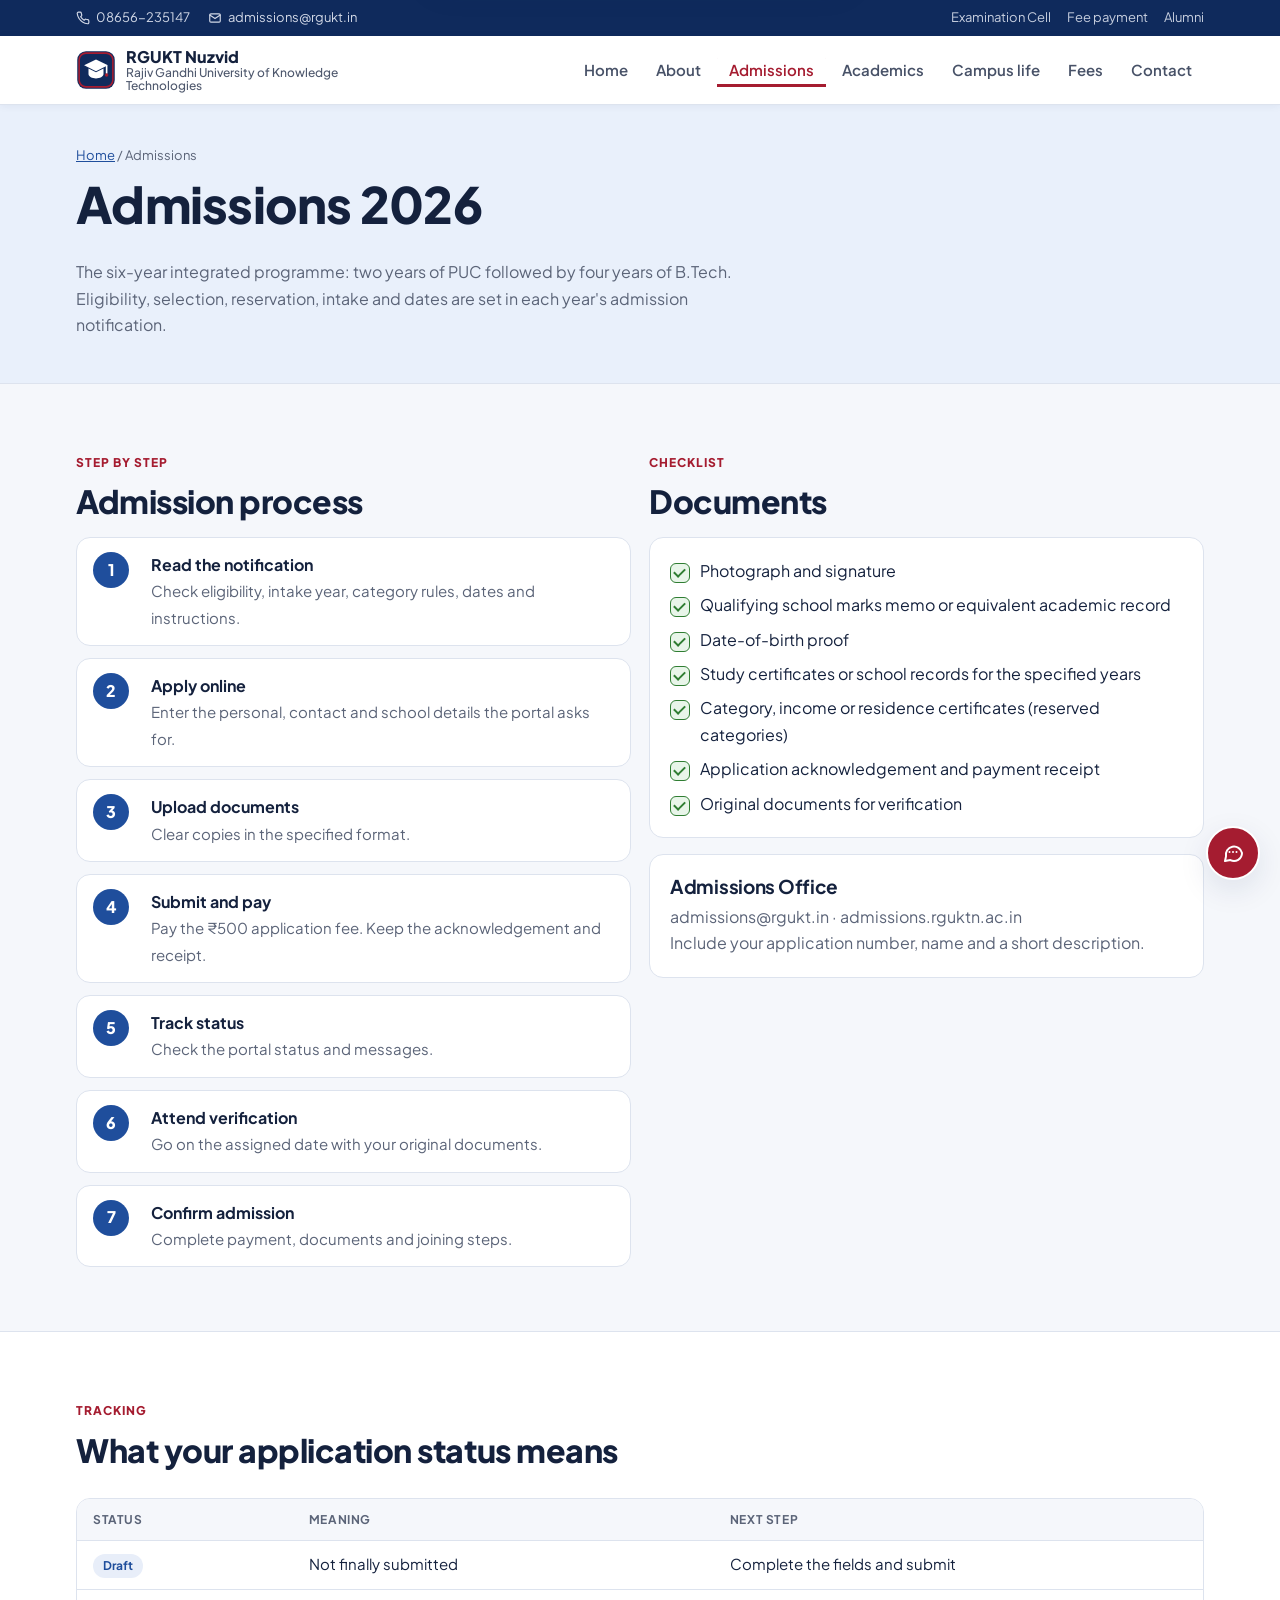
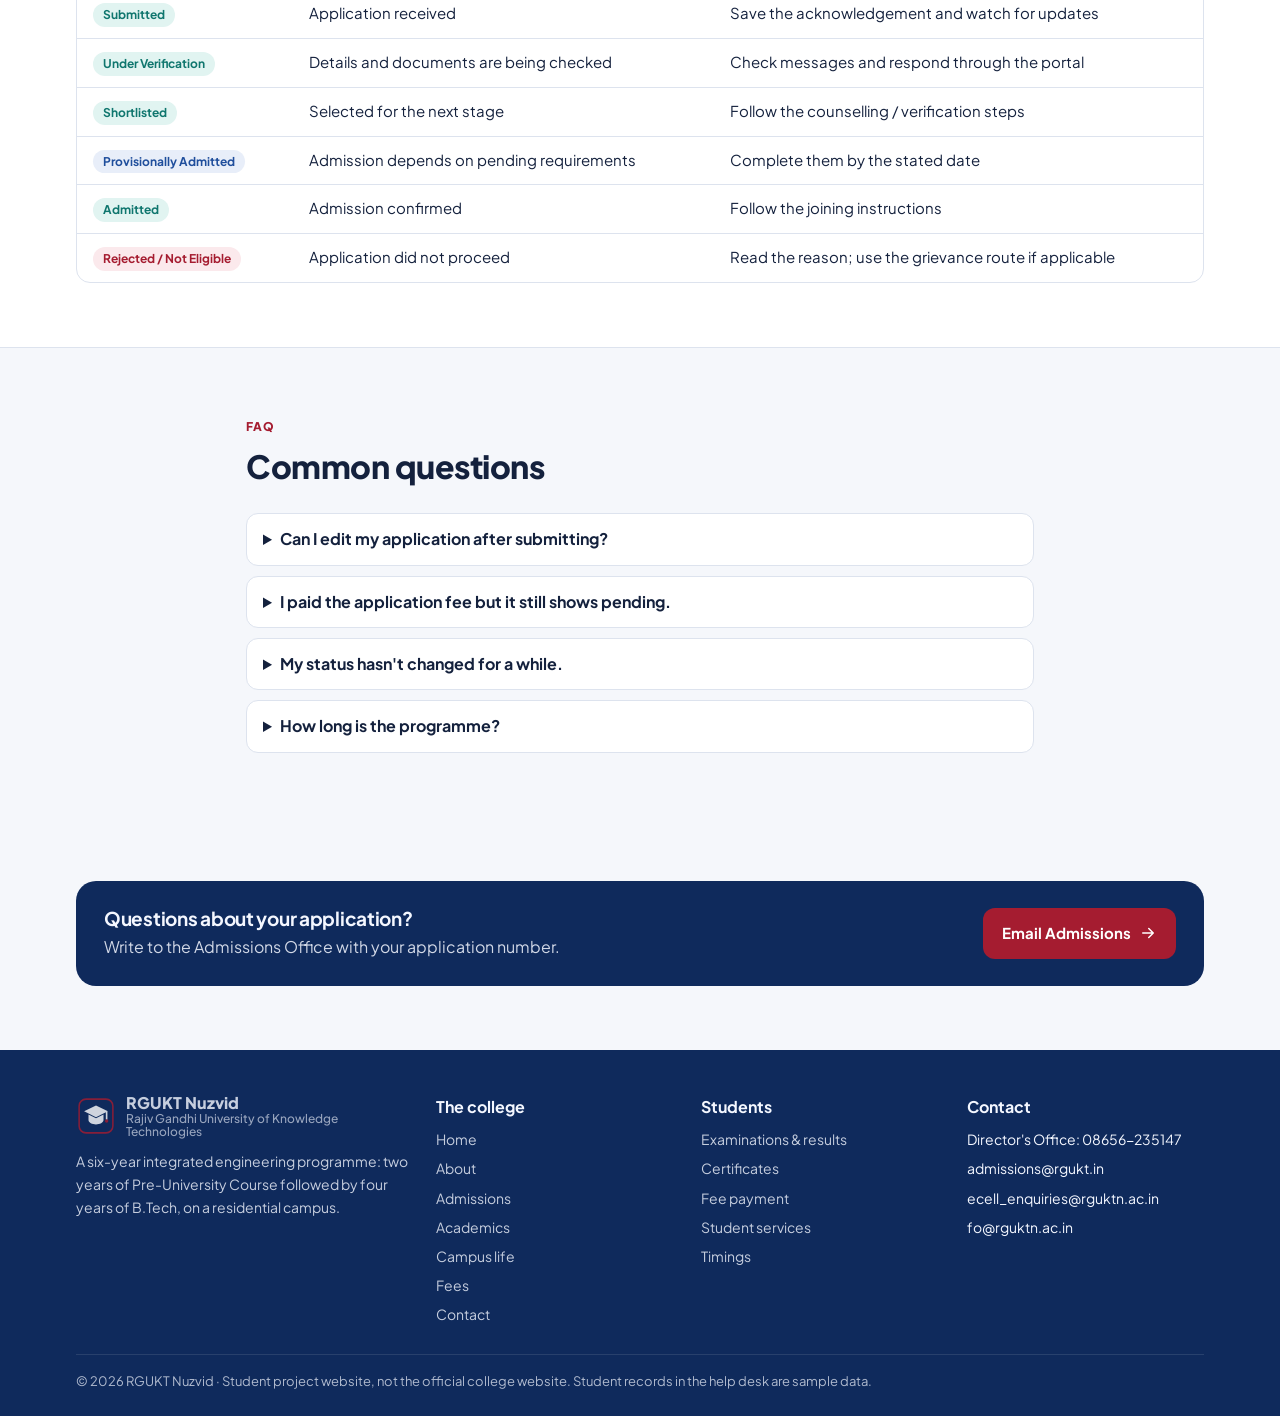
<file: admissions.html>
<!doctype html>
<html lang="en">
<head>
<meta charset="utf-8">
<meta name="viewport" content="width=device-width, initial-scale=1">
<meta name="color-scheme" content="light">
<title>Admissions | RGUKT Nuzvid</title>
<meta name="description" content="Admission process, documents, application statuses and FAQs for the six-year integrated B.Tech programme.">
<link rel="icon" href="assets/logo.svg" type="image/svg+xml">
<link rel="preconnect" href="https://fonts.googleapis.com">
<link rel="preconnect" href="https://fonts.gstatic.com" crossorigin>
<link href="https://fonts.googleapis.com/css2?family=Plus+Jakarta+Sans:wght@400;500;600;700;800&display=swap" rel="stylesheet">
<link rel="stylesheet" href="css/style.css">
</head>
<body>
<a class="skip" href="#main">Skip to content</a>
<div class="topbar">
  <div class="container topbar-inner">
    <span><svg viewBox="0 0 24 24" fill="none" stroke="currentColor" stroke-width="2" stroke-linecap="round" stroke-linejoin="round" aria-hidden="true"><path d="M22 16.9v3a2 2 0 0 1-2.2 2 19.8 19.8 0 0 1-8.6-3.1 19.5 19.5 0 0 1-6-6A19.8 19.8 0 0 1 2.1 4.2 2 2 0 0 1 4.1 2h3a2 2 0 0 1 2 1.7c.1 1 .4 1.9.7 2.8a2 2 0 0 1-.5 2.1L8 9.9a16 16 0 0 0 6 6l1.3-1.3a2 2 0 0 1 2.1-.4c.9.3 1.8.6 2.8.7a2 2 0 0 1 1.7 2z"/></svg> 08656-235147</span>
    <span><svg viewBox="0 0 24 24" fill="none" stroke="currentColor" stroke-width="2" stroke-linecap="round" stroke-linejoin="round" aria-hidden="true"><rect x="3" y="5" width="18" height="14" rx="2"/><path d="M3 7l9 6 9-6"/></svg> admissions@rgukt.in</span>
    <nav class="topbar-links" aria-label="Quick links">
      <a href="academics.html#exams">Examination Cell</a>
      <a href="fees.html">Fee payment</a>
      <a href="contact.html#alumni">Alumni</a>
    </nav>
  </div>
</div>
<header class="site-header">
  <div class="container nav">
    <a class="logo" href="index.html"><img src="assets/logo.svg" alt="" width="44" height="44"><span>RGUKT Nuzvid<small>Rajiv Gandhi University of Knowledge Technologies</small></span></a>
    <button class="icon-btn menu-btn" type="button" aria-expanded="false" aria-label="Menu">Menu</button>
    <ul class="nav-links">
      <li><a href="index.html">Home</a></li>
      <li><a href="about.html">About</a></li>
      <li><a href="admissions.html">Admissions</a></li>
      <li><a href="academics.html">Academics</a></li>
      <li><a href="campus.html">Campus life</a></li>
      <li><a href="fees.html">Fees</a></li>
      <li><a href="contact.html">Contact</a></li>
    </ul>
  </div>
</header>
<main id="main">

<section class="page-hero">
  <div class="container">
    <div class="crumbs"><a href="index.html">Home</a> / Admissions</div>
    <h1>Admissions 2026</h1>
    <p>The six-year integrated programme: two years of PUC followed by four years of B.Tech. Eligibility, selection, reservation, intake and dates are set in each year's admission notification.</p>
  </div>
</section>
<section class="block">
  <div class="container grid g2" style="align-items:start">
    <div>
      <span class="eyebrow">Step by step</span>
      <h2>Admission process</h2>
      <ol class="steps" style="margin-top:16px">
        <li><div><b>Read the notification</b><span>Check eligibility, intake year, category rules, dates and instructions.</span></div></li>
        <li><div><b>Apply online</b><span>Enter the personal, contact and school details the portal asks for.</span></div></li>
        <li><div><b>Upload documents</b><span>Clear copies in the specified format.</span></div></li>
        <li><div><b>Submit and pay</b><span>Pay the ₹500 application fee. Keep the acknowledgement and receipt.</span></div></li>
        <li><div><b>Track status</b><span>Check the portal status and messages.</span></div></li>
        <li><div><b>Attend verification</b><span>Go on the assigned date with your original documents.</span></div></li>
        <li><div><b>Confirm admission</b><span>Complete payment, documents and joining steps.</span></div></li>
      </ol>
    </div>
    <div>
      <span class="eyebrow">Checklist</span>
      <h2>Documents</h2>
      <div class="card" style="margin-top:16px">
        <ul class="checklist">
          <li>Photograph and signature</li>
          <li>Qualifying school marks memo or equivalent academic record</li>
          <li>Date-of-birth proof</li>
          <li>Study certificates or school records for the specified years</li>
          <li>Category, income or residence certificates (reserved categories)</li>
          <li>Application acknowledgement and payment receipt</li>
          <li>Original documents for verification</li>
        </ul>
      </div>
      <div class="card" style="margin-top:16px">
        <h3>Admissions Office</h3>
        <p class="muted" style="margin:0">admissions@rgukt.in · admissions.rguktn.ac.in<br>Include your application number, name and a short description.</p>
      </div>
    </div>
  </div>
</section>
<section class="block alt">
  <div class="container">
    <div class="section-head"><span class="eyebrow">Tracking</span><h2>What your application status means</h2></div>
    <div class="table-wrap"><table>
      <thead><tr><th>Status</th><th>Meaning</th><th>Next step</th></tr></thead>
      <tbody>
        <tr><td><span class="tag amber">Draft</span></td><td>Not finally submitted</td><td>Complete the fields and submit</td></tr>
        <tr><td><span class="tag">Submitted</span></td><td>Application received</td><td>Save the acknowledgement and watch for updates</td></tr>
        <tr><td><span class="tag">Under Verification</span></td><td>Details and documents are being checked</td><td>Check messages and respond through the portal</td></tr>
        <tr><td><span class="tag">Shortlisted</span></td><td>Selected for the next stage</td><td>Follow the counselling / verification steps</td></tr>
        <tr><td><span class="tag amber">Provisionally Admitted</span></td><td>Admission depends on pending requirements</td><td>Complete them by the stated date</td></tr>
        <tr><td><span class="tag">Admitted</span></td><td>Admission confirmed</td><td>Follow the joining instructions</td></tr>
        <tr><td><span class="tag rose">Rejected / Not Eligible</span></td><td>Application did not proceed</td><td>Read the reason; use the grievance route if applicable</td></tr>
      </tbody>
    </table></div>
  </div>
</section>
<section class="block">
  <div class="container" style="max-width:820px">
    <div class="section-head"><span class="eyebrow">FAQ</span><h2>Common questions</h2></div>
    <details><summary>Can I edit my application after submitting?</summary><p>Check whether a correction window is open. If not, contact the Admissions Office with your application number. Don't submit a duplicate application unless told to.</p></details>
    <details><summary>I paid the application fee but it still shows pending.</summary><p>Keep the receipt, transaction reference, date and amount. Check the bank or gateway status, then contact Admissions or the Finance Office if the portal hasn't updated.</p></details>
    <details><summary>My status hasn't changed for a while.</summary><p>Check portal messages and notices. If the stated processing time has passed, write to Admissions with your application number and acknowledgement.</p></details>
    <details><summary>How long is the programme?</summary><p>Six years: two years of PUC and four years of B.Tech.</p></details>
  </div>
</section>
<section class="block">
  <div class="container">
    <div class="callout">
      <div><h3>Questions about your application?</h3><p>Write to the Admissions Office with your application number.</p></div>
      <a class="btn btn-primary" href="mailto:admissions@rgukt.in">Email Admissions <svg viewBox="0 0 24 24" fill="none" stroke="currentColor" stroke-width="2" stroke-linecap="round" stroke-linejoin="round" aria-hidden="true"><path d="M5 12h14M13 6l6 6-6 6"/></svg></a>
    </div>
  </div>
</section>

</main>
<footer class="site-footer">
  <div class="container">
    <div class="foot-grid">
      <div>
        <a class="logo" href="index.html"><img src="assets/logo.svg" alt="" width="44" height="44"><span>RGUKT Nuzvid<small>Rajiv Gandhi University of Knowledge Technologies</small></span></a>
        <p style="margin-top:12px;opacity:.8;font-size:14px;max-width:380px">A six-year integrated engineering programme: two years of Pre-University Course followed by four years of B.Tech, on a residential campus.</p>
      </div>
      <div>
        <b>The college</b>
        <ul style="margin-top:8px">
          <li><a href="index.html">Home</a></li>
          <li><a href="about.html">About</a></li>
          <li><a href="admissions.html">Admissions</a></li>
          <li><a href="academics.html">Academics</a></li>
          <li><a href="campus.html">Campus life</a></li>
          <li><a href="fees.html">Fees</a></li>
          <li><a href="contact.html">Contact</a></li>
        </ul>
      </div>
      <div>
        <b>Students</b>
        <ul style="margin-top:8px">
          <li><a href="academics.html#exams">Examinations &amp; results</a></li>
          <li><a href="academics.html#certificates">Certificates</a></li>
          <li><a href="fees.html">Fee payment</a></li>
          <li><a href="campus.html#services">Student services</a></li>
          <li><a href="campus.html#timings">Timings</a></li>
        </ul>
      </div>
      <div>
        <b>Contact</b>
        <ul style="margin-top:8px">
          <li>Director's Office: 08656-235147</li>
          <li>admissions@rgukt.in</li>
          <li>ecell_enquiries@rguktn.ac.in</li>
          <li>fo@rguktn.ac.in</li>
        </ul>
      </div>
    </div>
    <div class="foot-note">© <span id="year">2026</span> RGUKT Nuzvid · Student project website, not the official college website. Student records in the help desk are sample data.</div>
  </div>
</footer>
<script src="js/data.js"></script>
<script src="js/main.js"></script>
<script src="js/chatbot.js"></script>
</body>
</html>
</file>
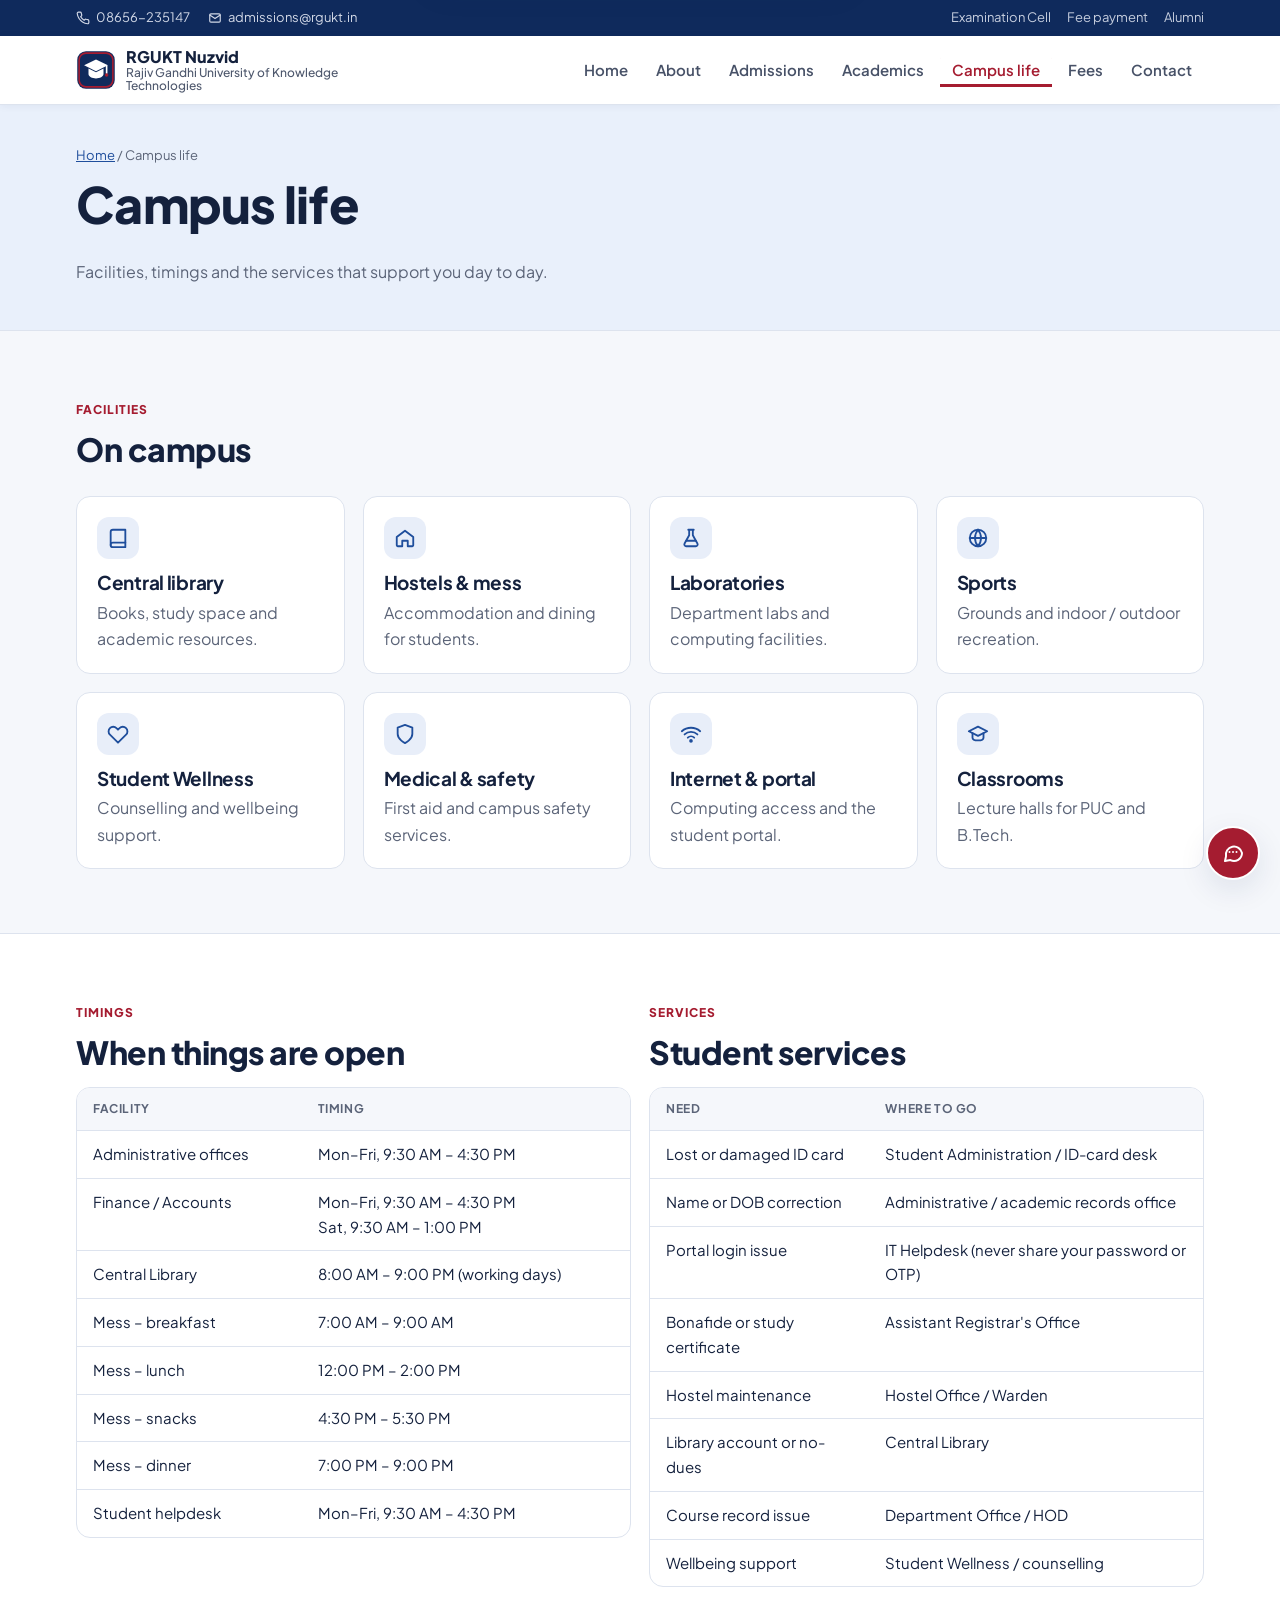
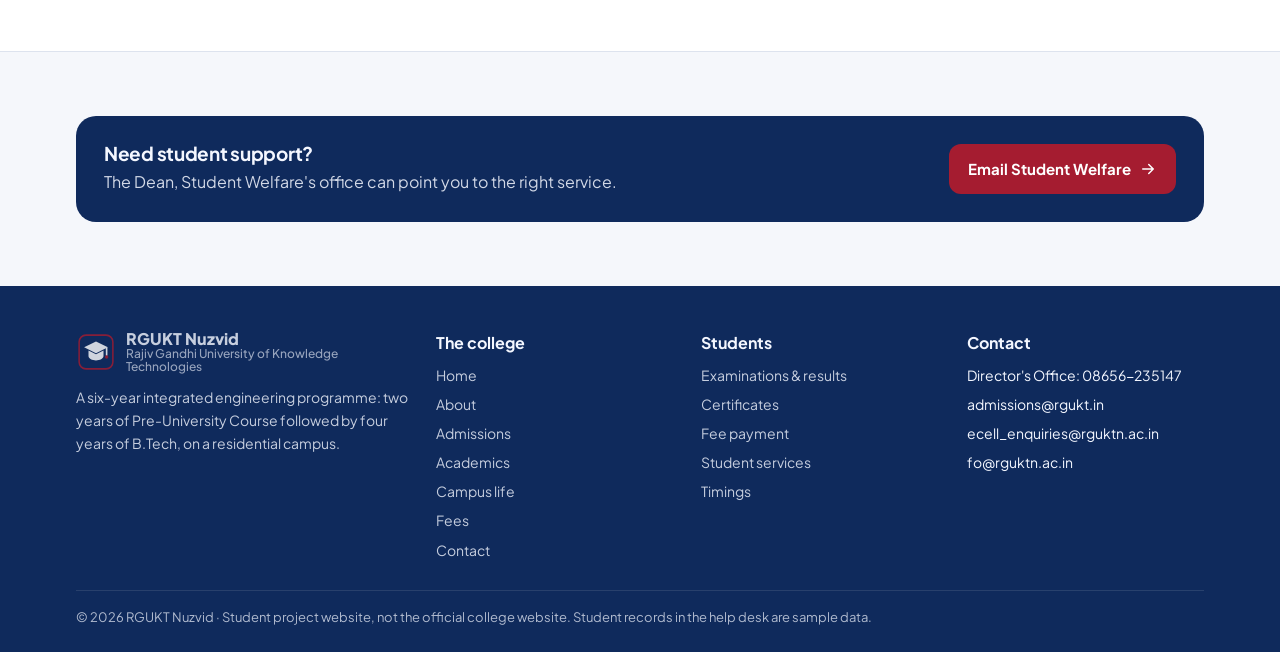
<file: campus.html>
<!doctype html>
<html lang="en">
<head>
<meta charset="utf-8">
<meta name="viewport" content="width=device-width, initial-scale=1">
<meta name="color-scheme" content="light">
<title>Campus life | RGUKT Nuzvid</title>
<meta name="description" content="Campus facilities, office and mess timings, and student services.">
<link rel="icon" href="assets/logo.svg" type="image/svg+xml">
<link rel="preconnect" href="https://fonts.googleapis.com">
<link rel="preconnect" href="https://fonts.gstatic.com" crossorigin>
<link href="https://fonts.googleapis.com/css2?family=Plus+Jakarta+Sans:wght@400;500;600;700;800&display=swap" rel="stylesheet">
<link rel="stylesheet" href="css/style.css">
</head>
<body>
<a class="skip" href="#main">Skip to content</a>
<div class="topbar">
  <div class="container topbar-inner">
    <span><svg viewBox="0 0 24 24" fill="none" stroke="currentColor" stroke-width="2" stroke-linecap="round" stroke-linejoin="round" aria-hidden="true"><path d="M22 16.9v3a2 2 0 0 1-2.2 2 19.8 19.8 0 0 1-8.6-3.1 19.5 19.5 0 0 1-6-6A19.8 19.8 0 0 1 2.1 4.2 2 2 0 0 1 4.1 2h3a2 2 0 0 1 2 1.7c.1 1 .4 1.9.7 2.8a2 2 0 0 1-.5 2.1L8 9.9a16 16 0 0 0 6 6l1.3-1.3a2 2 0 0 1 2.1-.4c.9.3 1.8.6 2.8.7a2 2 0 0 1 1.7 2z"/></svg> 08656-235147</span>
    <span><svg viewBox="0 0 24 24" fill="none" stroke="currentColor" stroke-width="2" stroke-linecap="round" stroke-linejoin="round" aria-hidden="true"><rect x="3" y="5" width="18" height="14" rx="2"/><path d="M3 7l9 6 9-6"/></svg> admissions@rgukt.in</span>
    <nav class="topbar-links" aria-label="Quick links">
      <a href="academics.html#exams">Examination Cell</a>
      <a href="fees.html">Fee payment</a>
      <a href="contact.html#alumni">Alumni</a>
    </nav>
  </div>
</div>
<header class="site-header">
  <div class="container nav">
    <a class="logo" href="index.html"><img src="assets/logo.svg" alt="" width="44" height="44"><span>RGUKT Nuzvid<small>Rajiv Gandhi University of Knowledge Technologies</small></span></a>
    <button class="icon-btn menu-btn" type="button" aria-expanded="false" aria-label="Menu">Menu</button>
    <ul class="nav-links">
      <li><a href="index.html">Home</a></li>
      <li><a href="about.html">About</a></li>
      <li><a href="admissions.html">Admissions</a></li>
      <li><a href="academics.html">Academics</a></li>
      <li><a href="campus.html">Campus life</a></li>
      <li><a href="fees.html">Fees</a></li>
      <li><a href="contact.html">Contact</a></li>
    </ul>
  </div>
</header>
<main id="main">

<section class="page-hero">
  <div class="container">
    <div class="crumbs"><a href="index.html">Home</a> / Campus life</div>
    <h1>Campus life</h1>
    <p>Facilities, timings and the services that support you day to day.</p>
  </div>
</section>
<section class="block">
  <div class="container">
    <div class="section-head"><span class="eyebrow">Facilities</span><h2>On campus</h2></div>
    <div class="grid g4">
      <div class="card"><div class="ic"><svg viewBox="0 0 24 24" fill="none" stroke="currentColor" stroke-width="2" stroke-linecap="round" stroke-linejoin="round" aria-hidden="true"><path d="M4 19.5A2.5 2.5 0 0 1 6.5 17H20V3H6.5A2.5 2.5 0 0 0 4 5.5z"/><path d="M4 19.5A2.5 2.5 0 0 0 6.5 22H20v-5"/></svg></div><h3>Central library</h3><p class="muted">Books, study space and academic resources.</p></div>
      <div class="card"><div class="ic"><svg viewBox="0 0 24 24" fill="none" stroke="currentColor" stroke-width="2" stroke-linecap="round" stroke-linejoin="round" aria-hidden="true"><path d="M3 11l9-7 9 7v9a1 1 0 0 1-1 1h-5v-6H9v6H4a1 1 0 0 1-1-1z"/></svg></div><h3>Hostels &amp; mess</h3><p class="muted">Accommodation and dining for students.</p></div>
      <div class="card"><div class="ic"><svg viewBox="0 0 24 24" fill="none" stroke="currentColor" stroke-width="2" stroke-linecap="round" stroke-linejoin="round" aria-hidden="true"><path d="M9 3h6M10 3v6l-5 9a2 2 0 0 0 1.8 3h10.4a2 2 0 0 0 1.8-3l-5-9V3"/><path d="M7 15h10"/></svg></div><h3>Laboratories</h3><p class="muted">Department labs and computing facilities.</p></div>
      <div class="card"><div class="ic"><svg viewBox="0 0 24 24" fill="none" stroke="currentColor" stroke-width="2" stroke-linecap="round" stroke-linejoin="round" aria-hidden="true"><circle cx="12" cy="12" r="9"/><path d="M3 12h18M12 3a14 14 0 0 1 0 18M12 3a14 14 0 0 0 0 18"/></svg></div><h3>Sports</h3><p class="muted">Grounds and indoor / outdoor recreation.</p></div>
      <div class="card"><div class="ic"><svg viewBox="0 0 24 24" fill="none" stroke="currentColor" stroke-width="2" stroke-linecap="round" stroke-linejoin="round" aria-hidden="true"><path d="M20.8 5.6a5 5 0 0 0-7.1 0L12 7.3l-1.7-1.7a5 5 0 0 0-7.1 7.1L12 21.5l8.8-8.8a5 5 0 0 0 0-7.1z"/></svg></div><h3>Student Wellness</h3><p class="muted">Counselling and wellbeing support.</p></div>
      <div class="card"><div class="ic"><svg viewBox="0 0 24 24" fill="none" stroke="currentColor" stroke-width="2" stroke-linecap="round" stroke-linejoin="round" aria-hidden="true"><path d="M12 22s8-4 8-10V5l-8-3-8 3v7c0 6 8 10 8 10z"/></svg></div><h3>Medical &amp; safety</h3><p class="muted">First aid and campus safety services.</p></div>
      <div class="card"><div class="ic"><svg viewBox="0 0 24 24" fill="none" stroke="currentColor" stroke-width="2" stroke-linecap="round" stroke-linejoin="round" aria-hidden="true"><path d="M5 12.5a10 10 0 0 1 14 0M8.5 16a5 5 0 0 1 7 0M2 9a15 15 0 0 1 20 0"/><circle cx="12" cy="19.5" r="1"/></svg></div><h3>Internet &amp; portal</h3><p class="muted">Computing access and the student portal.</p></div>
      <div class="card"><div class="ic"><svg viewBox="0 0 24 24" fill="none" stroke="currentColor" stroke-width="2" stroke-linecap="round" stroke-linejoin="round" aria-hidden="true"><path d="M22 9L12 4 2 9l10 5 10-5z"/><path d="M6 11v5c0 1.7 2.7 3 6 3s6-1.3 6-3v-5"/></svg></div><h3>Classrooms</h3><p class="muted">Lecture halls for PUC and B.Tech.</p></div>
    </div>
  </div>
</section>
<section class="block alt" id="timings">
  <div class="container grid g2" style="align-items:start">
    <div>
      <span class="eyebrow">Timings</span>
      <h2>When things are open</h2>
      <div class="table-wrap" style="margin-top:16px"><table>
        <thead><tr><th>Facility</th><th>Timing</th></tr></thead>
        <tbody>
          <tr><td>Administrative offices</td><td>Mon–Fri, 9:30 AM – 4:30 PM</td></tr>
          <tr><td>Finance / Accounts</td><td>Mon–Fri, 9:30 AM – 4:30 PM<br>Sat, 9:30 AM – 1:00 PM</td></tr>
          <tr><td>Central Library</td><td>8:00 AM – 9:00 PM (working days)</td></tr>
          <tr><td>Mess – breakfast</td><td>7:00 AM – 9:00 AM</td></tr>
          <tr><td>Mess – lunch</td><td>12:00 PM – 2:00 PM</td></tr>
          <tr><td>Mess – snacks</td><td>4:30 PM – 5:30 PM</td></tr>
          <tr><td>Mess – dinner</td><td>7:00 PM – 9:00 PM</td></tr>
          <tr><td>Student helpdesk</td><td>Mon–Fri, 9:30 AM – 4:30 PM</td></tr>
        </tbody>
      </table></div>
    </div>
    <div id="services">
      <span class="eyebrow">Services</span>
      <h2>Student services</h2>
      <div class="table-wrap" style="margin-top:16px"><table>
        <thead><tr><th>Need</th><th>Where to go</th></tr></thead>
        <tbody>
          <tr><td>Lost or damaged ID card</td><td>Student Administration / ID-card desk</td></tr>
          <tr><td>Name or DOB correction</td><td>Administrative / academic records office</td></tr>
          <tr><td>Portal login issue</td><td>IT Helpdesk (never share your password or OTP)</td></tr>
          <tr><td>Bonafide or study certificate</td><td>Assistant Registrar's Office</td></tr>
          <tr><td>Hostel maintenance</td><td>Hostel Office / Warden</td></tr>
          <tr><td>Library account or no-dues</td><td>Central Library</td></tr>
          <tr><td>Course record issue</td><td>Department Office / HOD</td></tr>
          <tr><td>Wellbeing support</td><td>Student Wellness / counselling</td></tr>
        </tbody>
      </table></div>
    </div>
  </div>
</section>
<section class="block">
  <div class="container">
    <div class="callout">
      <div><h3>Need student support?</h3><p>The Dean, Student Welfare's office can point you to the right service.</p></div>
      <a class="btn btn-primary" href="mailto:dsw@rguktn.ac.in">Email Student Welfare <svg viewBox="0 0 24 24" fill="none" stroke="currentColor" stroke-width="2" stroke-linecap="round" stroke-linejoin="round" aria-hidden="true"><path d="M5 12h14M13 6l6 6-6 6"/></svg></a>
    </div>
  </div>
</section>

</main>
<footer class="site-footer">
  <div class="container">
    <div class="foot-grid">
      <div>
        <a class="logo" href="index.html"><img src="assets/logo.svg" alt="" width="44" height="44"><span>RGUKT Nuzvid<small>Rajiv Gandhi University of Knowledge Technologies</small></span></a>
        <p style="margin-top:12px;opacity:.8;font-size:14px;max-width:380px">A six-year integrated engineering programme: two years of Pre-University Course followed by four years of B.Tech, on a residential campus.</p>
      </div>
      <div>
        <b>The college</b>
        <ul style="margin-top:8px">
          <li><a href="index.html">Home</a></li>
          <li><a href="about.html">About</a></li>
          <li><a href="admissions.html">Admissions</a></li>
          <li><a href="academics.html">Academics</a></li>
          <li><a href="campus.html">Campus life</a></li>
          <li><a href="fees.html">Fees</a></li>
          <li><a href="contact.html">Contact</a></li>
        </ul>
      </div>
      <div>
        <b>Students</b>
        <ul style="margin-top:8px">
          <li><a href="academics.html#exams">Examinations &amp; results</a></li>
          <li><a href="academics.html#certificates">Certificates</a></li>
          <li><a href="fees.html">Fee payment</a></li>
          <li><a href="campus.html#services">Student services</a></li>
          <li><a href="campus.html#timings">Timings</a></li>
        </ul>
      </div>
      <div>
        <b>Contact</b>
        <ul style="margin-top:8px">
          <li>Director's Office: 08656-235147</li>
          <li>admissions@rgukt.in</li>
          <li>ecell_enquiries@rguktn.ac.in</li>
          <li>fo@rguktn.ac.in</li>
        </ul>
      </div>
    </div>
    <div class="foot-note">© <span id="year">2026</span> RGUKT Nuzvid · Student project website, not the official college website. Student records in the help desk are sample data.</div>
  </div>
</footer>
<script src="js/data.js"></script>
<script src="js/main.js"></script>
<script src="js/chatbot.js"></script>
</body>
</html>
</file>
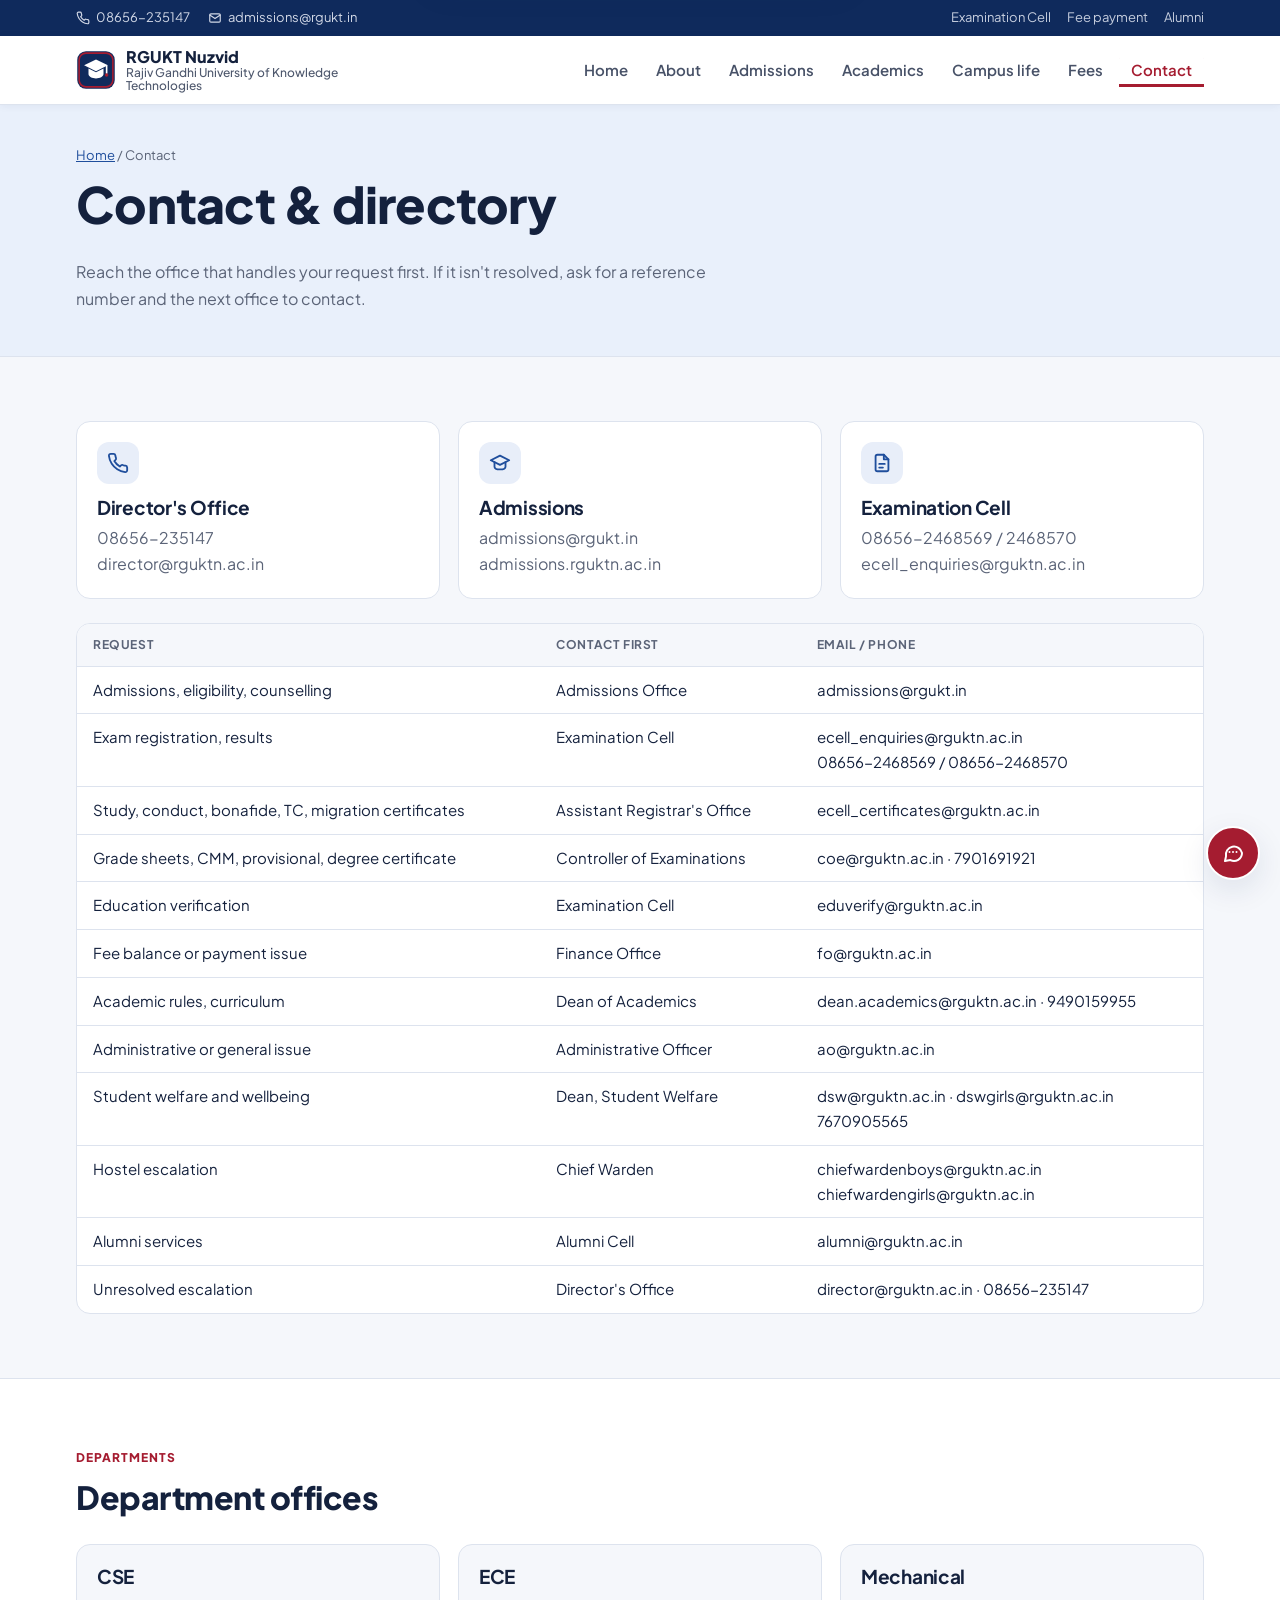
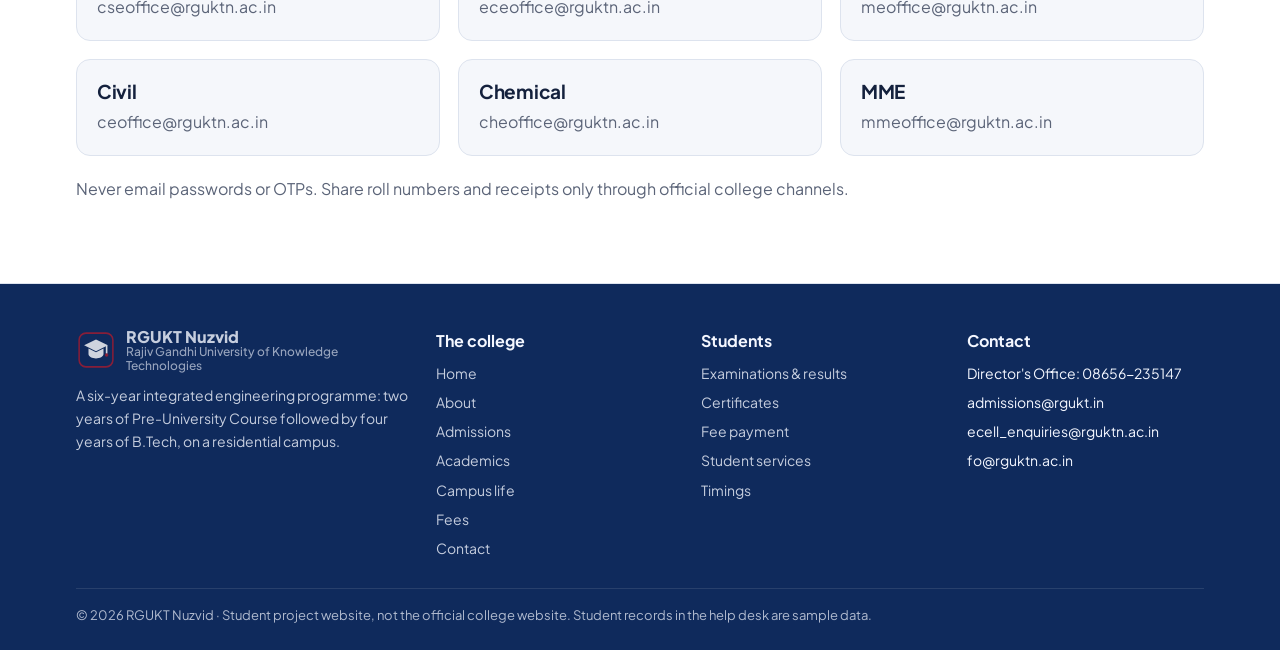
<file: contact.html>
<!doctype html>
<html lang="en">
<head>
<meta charset="utf-8">
<meta name="viewport" content="width=device-width, initial-scale=1">
<meta name="color-scheme" content="light">
<title>Contact | RGUKT Nuzvid</title>
<meta name="description" content="Department and service directory with email contacts and escalation route.">
<link rel="icon" href="assets/logo.svg" type="image/svg+xml">
<link rel="preconnect" href="https://fonts.googleapis.com">
<link rel="preconnect" href="https://fonts.gstatic.com" crossorigin>
<link href="https://fonts.googleapis.com/css2?family=Plus+Jakarta+Sans:wght@400;500;600;700;800&display=swap" rel="stylesheet">
<link rel="stylesheet" href="css/style.css">
</head>
<body>
<a class="skip" href="#main">Skip to content</a>
<div class="topbar">
  <div class="container topbar-inner">
    <span><svg viewBox="0 0 24 24" fill="none" stroke="currentColor" stroke-width="2" stroke-linecap="round" stroke-linejoin="round" aria-hidden="true"><path d="M22 16.9v3a2 2 0 0 1-2.2 2 19.8 19.8 0 0 1-8.6-3.1 19.5 19.5 0 0 1-6-6A19.8 19.8 0 0 1 2.1 4.2 2 2 0 0 1 4.1 2h3a2 2 0 0 1 2 1.7c.1 1 .4 1.9.7 2.8a2 2 0 0 1-.5 2.1L8 9.9a16 16 0 0 0 6 6l1.3-1.3a2 2 0 0 1 2.1-.4c.9.3 1.8.6 2.8.7a2 2 0 0 1 1.7 2z"/></svg> 08656-235147</span>
    <span><svg viewBox="0 0 24 24" fill="none" stroke="currentColor" stroke-width="2" stroke-linecap="round" stroke-linejoin="round" aria-hidden="true"><rect x="3" y="5" width="18" height="14" rx="2"/><path d="M3 7l9 6 9-6"/></svg> admissions@rgukt.in</span>
    <nav class="topbar-links" aria-label="Quick links">
      <a href="academics.html#exams">Examination Cell</a>
      <a href="fees.html">Fee payment</a>
      <a href="contact.html#alumni">Alumni</a>
    </nav>
  </div>
</div>
<header class="site-header">
  <div class="container nav">
    <a class="logo" href="index.html"><img src="assets/logo.svg" alt="" width="44" height="44"><span>RGUKT Nuzvid<small>Rajiv Gandhi University of Knowledge Technologies</small></span></a>
    <button class="icon-btn menu-btn" type="button" aria-expanded="false" aria-label="Menu">Menu</button>
    <ul class="nav-links">
      <li><a href="index.html">Home</a></li>
      <li><a href="about.html">About</a></li>
      <li><a href="admissions.html">Admissions</a></li>
      <li><a href="academics.html">Academics</a></li>
      <li><a href="campus.html">Campus life</a></li>
      <li><a href="fees.html">Fees</a></li>
      <li><a href="contact.html">Contact</a></li>
    </ul>
  </div>
</header>
<main id="main">

<section class="page-hero">
  <div class="container">
    <div class="crumbs"><a href="index.html">Home</a> / Contact</div>
    <h1>Contact &amp; directory</h1>
    <p>Reach the office that handles your request first. If it isn't resolved, ask for a reference number and the next office to contact.</p>
  </div>
</section>
<section class="block">
  <div class="container">
    <div class="grid g3" style="margin-bottom:24px">
      <div class="card"><div class="ic"><svg viewBox="0 0 24 24" fill="none" stroke="currentColor" stroke-width="2" stroke-linecap="round" stroke-linejoin="round" aria-hidden="true"><path d="M22 16.9v3a2 2 0 0 1-2.2 2 19.8 19.8 0 0 1-8.6-3.1 19.5 19.5 0 0 1-6-6A19.8 19.8 0 0 1 2.1 4.2 2 2 0 0 1 4.1 2h3a2 2 0 0 1 2 1.7c.1 1 .4 1.9.7 2.8a2 2 0 0 1-.5 2.1L8 9.9a16 16 0 0 0 6 6l1.3-1.3a2 2 0 0 1 2.1-.4c.9.3 1.8.6 2.8.7a2 2 0 0 1 1.7 2z"/></svg></div><h3>Director's Office</h3><p class="muted">08656-235147<br>director@rguktn.ac.in</p></div>
      <div class="card"><div class="ic"><svg viewBox="0 0 24 24" fill="none" stroke="currentColor" stroke-width="2" stroke-linecap="round" stroke-linejoin="round" aria-hidden="true"><path d="M22 9L12 4 2 9l10 5 10-5z"/><path d="M6 11v5c0 1.7 2.7 3 6 3s6-1.3 6-3v-5"/></svg></div><h3>Admissions</h3><p class="muted">admissions@rgukt.in<br>admissions.rguktn.ac.in</p></div>
      <div class="card"><div class="ic"><svg viewBox="0 0 24 24" fill="none" stroke="currentColor" stroke-width="2" stroke-linecap="round" stroke-linejoin="round" aria-hidden="true"><path d="M14 3H7a2 2 0 0 0-2 2v14a2 2 0 0 0 2 2h10a2 2 0 0 0 2-2V8z"/><path d="M14 3v5h5M9 13h6M9 17h4"/></svg></div><h3>Examination Cell</h3><p class="muted">08656-2468569 / 2468570<br>ecell_enquiries@rguktn.ac.in</p></div>
    </div>
    <div class="table-wrap"><table>
      <thead><tr><th>Request</th><th>Contact first</th><th>Email / phone</th></tr></thead>
      <tbody>
        <tr><td>Admissions, eligibility, counselling</td><td>Admissions Office</td><td>admissions@rgukt.in</td></tr>
        <tr><td>Exam registration, results</td><td>Examination Cell</td><td>ecell_enquiries@rguktn.ac.in<br>08656-2468569 / 08656-2468570</td></tr>
        <tr><td>Study, conduct, bonafide, TC, migration certificates</td><td>Assistant Registrar's Office</td><td>ecell_certificates@rguktn.ac.in</td></tr>
        <tr><td>Grade sheets, CMM, provisional, degree certificate</td><td>Controller of Examinations</td><td>coe@rguktn.ac.in · 7901691921</td></tr>
        <tr><td>Education verification</td><td>Examination Cell</td><td>eduverify@rguktn.ac.in</td></tr>
        <tr><td>Fee balance or payment issue</td><td>Finance Office</td><td>fo@rguktn.ac.in</td></tr>
        <tr><td>Academic rules, curriculum</td><td>Dean of Academics</td><td>dean.academics@rguktn.ac.in · 9490159955</td></tr>
        <tr><td>Administrative or general issue</td><td>Administrative Officer</td><td>ao@rguktn.ac.in</td></tr>
        <tr><td>Student welfare and wellbeing</td><td>Dean, Student Welfare</td><td>dsw@rguktn.ac.in · dswgirls@rguktn.ac.in<br>7670905565</td></tr>
        <tr><td>Hostel escalation</td><td>Chief Warden</td><td>chiefwardenboys@rguktn.ac.in<br>chiefwardengirls@rguktn.ac.in</td></tr>
        <tr id="alumni"><td>Alumni services</td><td>Alumni Cell</td><td>alumni@rguktn.ac.in</td></tr>
        <tr><td>Unresolved escalation</td><td>Director's Office</td><td>director@rguktn.ac.in · 08656-235147</td></tr>
      </tbody>
    </table></div>
  </div>
</section>
<section class="block alt">
  <div class="container">
    <div class="section-head"><span class="eyebrow">Departments</span><h2>Department offices</h2></div>
    <div class="grid g3">
      <div class="card"><h3>CSE</h3><p class="muted">cseoffice@rguktn.ac.in</p></div>
      <div class="card"><h3>ECE</h3><p class="muted">eceoffice@rguktn.ac.in</p></div>
      <div class="card"><h3>Mechanical</h3><p class="muted">meoffice@rguktn.ac.in</p></div>
      <div class="card"><h3>Civil</h3><p class="muted">ceoffice@rguktn.ac.in</p></div>
      <div class="card"><h3>Chemical</h3><p class="muted">cheoffice@rguktn.ac.in</p></div>
      <div class="card"><h3>MME</h3><p class="muted">mmeoffice@rguktn.ac.in</p></div>
    </div>
    <p class="muted" style="margin-top:20px">Never email passwords or OTPs. Share roll numbers and receipts only through official college channels.</p>
  </div>
</section>

</main>
<footer class="site-footer">
  <div class="container">
    <div class="foot-grid">
      <div>
        <a class="logo" href="index.html"><img src="assets/logo.svg" alt="" width="44" height="44"><span>RGUKT Nuzvid<small>Rajiv Gandhi University of Knowledge Technologies</small></span></a>
        <p style="margin-top:12px;opacity:.8;font-size:14px;max-width:380px">A six-year integrated engineering programme: two years of Pre-University Course followed by four years of B.Tech, on a residential campus.</p>
      </div>
      <div>
        <b>The college</b>
        <ul style="margin-top:8px">
          <li><a href="index.html">Home</a></li>
          <li><a href="about.html">About</a></li>
          <li><a href="admissions.html">Admissions</a></li>
          <li><a href="academics.html">Academics</a></li>
          <li><a href="campus.html">Campus life</a></li>
          <li><a href="fees.html">Fees</a></li>
          <li><a href="contact.html">Contact</a></li>
        </ul>
      </div>
      <div>
        <b>Students</b>
        <ul style="margin-top:8px">
          <li><a href="academics.html#exams">Examinations &amp; results</a></li>
          <li><a href="academics.html#certificates">Certificates</a></li>
          <li><a href="fees.html">Fee payment</a></li>
          <li><a href="campus.html#services">Student services</a></li>
          <li><a href="campus.html#timings">Timings</a></li>
        </ul>
      </div>
      <div>
        <b>Contact</b>
        <ul style="margin-top:8px">
          <li>Director's Office: 08656-235147</li>
          <li>admissions@rgukt.in</li>
          <li>ecell_enquiries@rguktn.ac.in</li>
          <li>fo@rguktn.ac.in</li>
        </ul>
      </div>
    </div>
    <div class="foot-note">© <span id="year">2026</span> RGUKT Nuzvid · Student project website, not the official college website. Student records in the help desk are sample data.</div>
  </div>
</footer>
<script src="js/data.js"></script>
<script src="js/main.js"></script>
<script src="js/chatbot.js"></script>
</body>
</html>
</file>
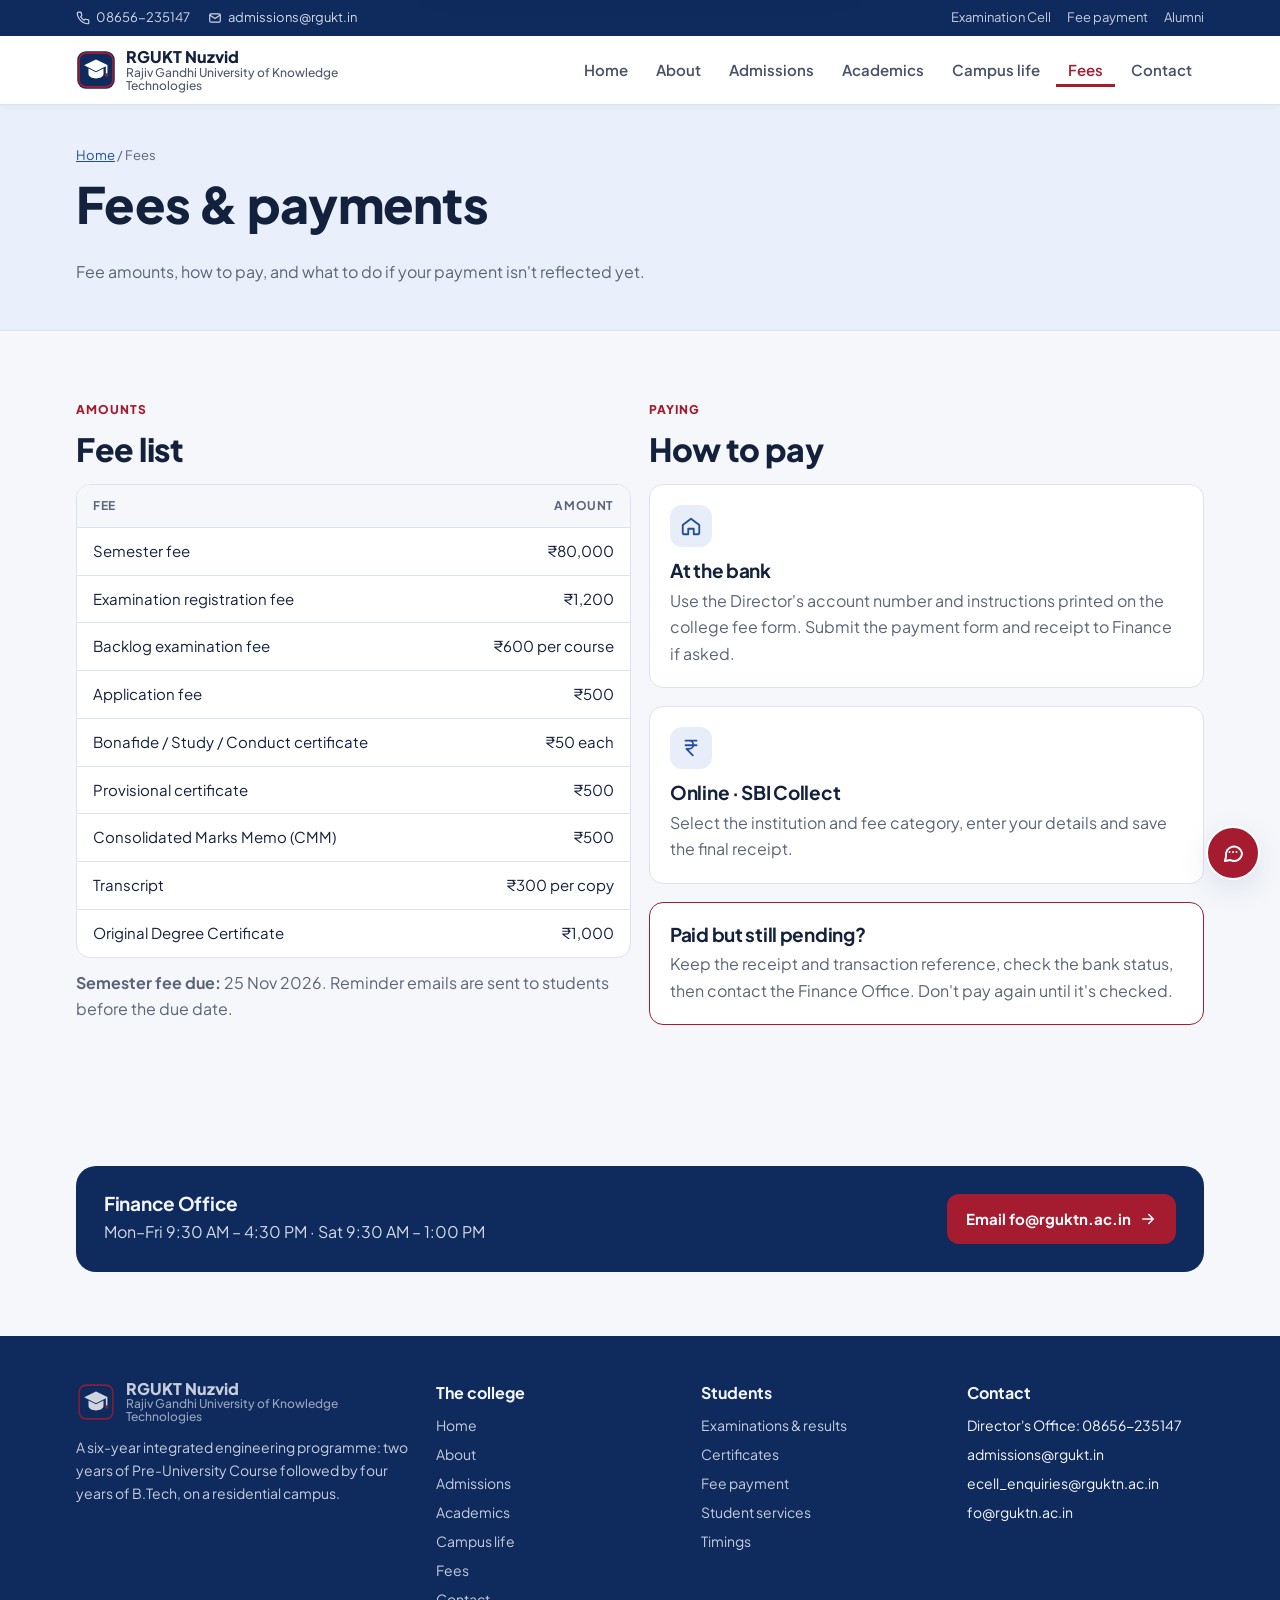
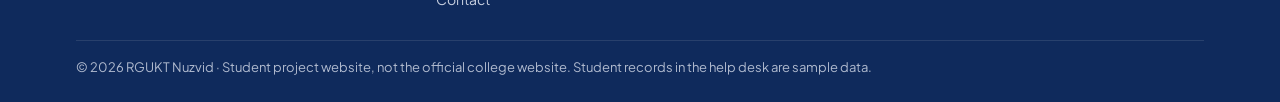
<file: fees.html>
<!doctype html>
<html lang="en">
<head>
<meta charset="utf-8">
<meta name="viewport" content="width=device-width, initial-scale=1">
<meta name="color-scheme" content="light">
<title>Fees | RGUKT Nuzvid</title>
<meta name="description" content="Fee amounts, how to pay, and what to do if a payment isn't updated.">
<link rel="icon" href="assets/logo.svg" type="image/svg+xml">
<link rel="preconnect" href="https://fonts.googleapis.com">
<link rel="preconnect" href="https://fonts.gstatic.com" crossorigin>
<link href="https://fonts.googleapis.com/css2?family=Plus+Jakarta+Sans:wght@400;500;600;700;800&display=swap" rel="stylesheet">
<link rel="stylesheet" href="css/style.css">
</head>
<body>
<a class="skip" href="#main">Skip to content</a>
<div class="topbar">
  <div class="container topbar-inner">
    <span><svg viewBox="0 0 24 24" fill="none" stroke="currentColor" stroke-width="2" stroke-linecap="round" stroke-linejoin="round" aria-hidden="true"><path d="M22 16.9v3a2 2 0 0 1-2.2 2 19.8 19.8 0 0 1-8.6-3.1 19.5 19.5 0 0 1-6-6A19.8 19.8 0 0 1 2.1 4.2 2 2 0 0 1 4.1 2h3a2 2 0 0 1 2 1.7c.1 1 .4 1.9.7 2.8a2 2 0 0 1-.5 2.1L8 9.9a16 16 0 0 0 6 6l1.3-1.3a2 2 0 0 1 2.1-.4c.9.3 1.8.6 2.8.7a2 2 0 0 1 1.7 2z"/></svg> 08656-235147</span>
    <span><svg viewBox="0 0 24 24" fill="none" stroke="currentColor" stroke-width="2" stroke-linecap="round" stroke-linejoin="round" aria-hidden="true"><rect x="3" y="5" width="18" height="14" rx="2"/><path d="M3 7l9 6 9-6"/></svg> admissions@rgukt.in</span>
    <nav class="topbar-links" aria-label="Quick links">
      <a href="academics.html#exams">Examination Cell</a>
      <a href="fees.html">Fee payment</a>
      <a href="contact.html#alumni">Alumni</a>
    </nav>
  </div>
</div>
<header class="site-header">
  <div class="container nav">
    <a class="logo" href="index.html"><img src="assets/logo.svg" alt="" width="44" height="44"><span>RGUKT Nuzvid<small>Rajiv Gandhi University of Knowledge Technologies</small></span></a>
    <button class="icon-btn menu-btn" type="button" aria-expanded="false" aria-label="Menu">Menu</button>
    <ul class="nav-links">
      <li><a href="index.html">Home</a></li>
      <li><a href="about.html">About</a></li>
      <li><a href="admissions.html">Admissions</a></li>
      <li><a href="academics.html">Academics</a></li>
      <li><a href="campus.html">Campus life</a></li>
      <li><a href="fees.html">Fees</a></li>
      <li><a href="contact.html">Contact</a></li>
    </ul>
  </div>
</header>
<main id="main">

<section class="page-hero">
  <div class="container">
    <div class="crumbs"><a href="index.html">Home</a> / Fees</div>
    <h1>Fees &amp; payments</h1>
    <p>Fee amounts, how to pay, and what to do if your payment isn't reflected yet.</p>
  </div>
</section>
<section class="block">
  <div class="container grid g2" style="align-items:start">
    <div>
      <span class="eyebrow">Amounts</span>
      <h2>Fee list</h2>
      <div class="table-wrap" style="margin-top:16px"><table>
        <thead><tr><th>Fee</th><th class="num">Amount</th></tr></thead>
        <tbody>
          <tr><td>Semester fee</td><td class="num">₹80,000</td></tr>
          <tr><td>Examination registration fee</td><td class="num">₹1,200</td></tr>
          <tr><td>Backlog examination fee</td><td class="num">₹600 per course</td></tr>
          <tr><td>Application fee</td><td class="num">₹500</td></tr>
          <tr><td>Bonafide / Study / Conduct certificate</td><td class="num">₹50 each</td></tr>
          <tr><td>Provisional certificate</td><td class="num">₹500</td></tr>
          <tr><td>Consolidated Marks Memo (CMM)</td><td class="num">₹500</td></tr>
          <tr><td>Transcript</td><td class="num">₹300 per copy</td></tr>
          <tr><td>Original Degree Certificate</td><td class="num">₹1,000</td></tr>
        </tbody>
      </table></div>
      <p class="muted" style="margin-top:12px"><b>Semester fee due:</b> 25 Nov 2026. Reminder emails are sent to students before the due date.</p>
    </div>
    <div>
      <span class="eyebrow">Paying</span>
      <h2>How to pay</h2>
      <div class="grid" style="margin-top:16px">
        <div class="card"><div class="ic"><svg viewBox="0 0 24 24" fill="none" stroke="currentColor" stroke-width="2" stroke-linecap="round" stroke-linejoin="round" aria-hidden="true"><path d="M3 11l9-7 9 7v9a1 1 0 0 1-1 1h-5v-6H9v6H4a1 1 0 0 1-1-1z"/></svg></div><h3>At the bank</h3><p class="muted">Use the Director's account number and instructions printed on the college fee form. Submit the payment form and receipt to Finance if asked.</p></div>
        <div class="card"><div class="ic"><svg viewBox="0 0 24 24" fill="none" stroke="currentColor" stroke-width="2" stroke-linecap="round" stroke-linejoin="round" aria-hidden="true"><path d="M6 4h12M6 9h12M14 20L7 13h3a4 4 0 0 0 0-9"/></svg></div><h3>Online · SBI Collect</h3><p class="muted">Select the institution and fee category, enter your details and save the final receipt.</p></div>
        <div class="card" style="border-color:var(--warn)"><h3>Paid but still pending?</h3><p class="muted">Keep the receipt and transaction reference, check the bank status, then contact the Finance Office. Don't pay again until it's checked.</p></div>
      </div>
    </div>
  </div>
</section>
<section class="block">
  <div class="container">
    <div class="callout">
      <div><h3>Finance Office</h3><p>Mon–Fri 9:30 AM – 4:30 PM · Sat 9:30 AM – 1:00 PM</p></div>
      <a class="btn btn-primary" href="mailto:fo@rguktn.ac.in">Email fo@rguktn.ac.in <svg viewBox="0 0 24 24" fill="none" stroke="currentColor" stroke-width="2" stroke-linecap="round" stroke-linejoin="round" aria-hidden="true"><path d="M5 12h14M13 6l6 6-6 6"/></svg></a>
    </div>
  </div>
</section>

</main>
<footer class="site-footer">
  <div class="container">
    <div class="foot-grid">
      <div>
        <a class="logo" href="index.html"><img src="assets/logo.svg" alt="" width="44" height="44"><span>RGUKT Nuzvid<small>Rajiv Gandhi University of Knowledge Technologies</small></span></a>
        <p style="margin-top:12px;opacity:.8;font-size:14px;max-width:380px">A six-year integrated engineering programme: two years of Pre-University Course followed by four years of B.Tech, on a residential campus.</p>
      </div>
      <div>
        <b>The college</b>
        <ul style="margin-top:8px">
          <li><a href="index.html">Home</a></li>
          <li><a href="about.html">About</a></li>
          <li><a href="admissions.html">Admissions</a></li>
          <li><a href="academics.html">Academics</a></li>
          <li><a href="campus.html">Campus life</a></li>
          <li><a href="fees.html">Fees</a></li>
          <li><a href="contact.html">Contact</a></li>
        </ul>
      </div>
      <div>
        <b>Students</b>
        <ul style="margin-top:8px">
          <li><a href="academics.html#exams">Examinations &amp; results</a></li>
          <li><a href="academics.html#certificates">Certificates</a></li>
          <li><a href="fees.html">Fee payment</a></li>
          <li><a href="campus.html#services">Student services</a></li>
          <li><a href="campus.html#timings">Timings</a></li>
        </ul>
      </div>
      <div>
        <b>Contact</b>
        <ul style="margin-top:8px">
          <li>Director's Office: 08656-235147</li>
          <li>admissions@rgukt.in</li>
          <li>ecell_enquiries@rguktn.ac.in</li>
          <li>fo@rguktn.ac.in</li>
        </ul>
      </div>
    </div>
    <div class="foot-note">© <span id="year">2026</span> RGUKT Nuzvid · Student project website, not the official college website. Student records in the help desk are sample data.</div>
  </div>
</footer>
<script src="js/data.js"></script>
<script src="js/main.js"></script>
<script src="js/chatbot.js"></script>
</body>
</html>
</file>
<file: css/style.css>
/* RGUKT Nuzvid college site: light navy + crimson theme */
:root {
  --bg: #f5f7fb;
  --panel: #ffffff;
  --ink: #14213d;
  --muted: #5b6478;
  --line: #dde3ee;
  --brand: #0f2a5c;          /* deep navy: top bar, footer, callouts */
  --brand-2: #1f4e9c;        /* royal blue: links, icons */
  --brand-soft: #e8eef9;
  --accent: #a51c30;         /* crimson: primary buttons, highlights */
  --accent-soft: #fbe9ec;
  --on-accent: #ffffff;
  --header-bg: #ffffff;
  --header-ink: #14213d;
  --hero-bg: #e9f0fb;
  --hero-ink: #14213d;
  --teal: #0f766e;
  --teal-soft: #e1f4f1;
  --rose: #a51c30;
  --rose-soft: #fbe9ec;
  --ok: #2f7d32;
  --ok-soft: #e8f5e9;
  --warn: #a51c30;
  --danger: #b42318;
  --danger-soft: #fdecea;
  --on-brand: #f4f7ff;
  --shadow: 0 10px 30px rgba(15, 42, 92, .10);
  --radius: 14px;
  color-scheme: light;
}
* { box-sizing: border-box; }
html { scroll-behavior: smooth; }
body {
  margin: 0; background: var(--bg); color: var(--ink);
  font: 16px/1.65 "Plus Jakarta Sans", system-ui, -apple-system, Segoe UI, sans-serif;
  -webkit-font-smoothing: antialiased;
}
img, svg { max-width: 100%; }
a { color: var(--brand-2); }
h1, h2, h3, h4 { line-height: 1.2; letter-spacing: -.015em; margin: 0 0 .5em; }
h1 { font-size: clamp(30px, 5vw, 50px); font-weight: 800; }
h2 { font-size: clamp(24px, 3vw, 32px); font-weight: 800; }
h3 { font-size: 19px; font-weight: 700; }
p { margin: 0 0 1em; }
.container { width: 100%; max-width: 1160px; margin: 0 auto; padding: 0 16px; }
.muted { color: var(--muted); }
.skip { position: absolute; left: -999px; top: 0; background: var(--panel); padding: 8px 12px; z-index: 100; }
.skip:focus { left: 8px; }

/* top utility bar */
.topbar { background: var(--brand); color: var(--on-brand); font-size: 13px; }
.topbar-inner { display: flex; align-items: center; gap: 18px; min-height: 36px; flex-wrap: wrap; }
.topbar-inner > span { display: inline-flex; align-items: center; gap: 6px; opacity: .85; }
.topbar svg { width: 14px; height: 14px; }
.topbar-links { margin-left: auto; display: flex; gap: 16px; }
.topbar-links a { color: var(--on-brand); opacity: .8; text-decoration: none; }
.topbar-links a:hover { opacity: 1; text-decoration: underline; }

/* hero notice board */
.hero-card { background: var(--panel); color: var(--ink); border-radius: 20px; box-shadow: var(--shadow); padding: 18px 20px; }
.hero-card-head { display: flex; align-items: center; gap: 8px; padding-bottom: 10px; border-bottom: 1px solid var(--line); }
.hero-card-head svg { width: 18px; height: 18px; color: var(--accent); }
.notice-list { list-style: none; margin: 0; padding: 0; }
.notice-list li { display: grid; grid-template-columns: 54px 1fr; gap: 12px; align-items: center; padding: 10px 0; border-bottom: 1px dashed var(--line); font-size: 14px; }
.notice-list li:last-child { border-bottom: none; }
.notice-list b { display: block; }
.notice-list li > span:last-child { color: var(--muted); }
.notice-list li > span:last-child b { color: var(--ink); }
.text-link { display: inline-flex; align-items: center; gap: 6px; font-weight: 700; text-decoration: none; color: var(--brand-2); font-size: 14px; }
.text-link svg { width: 16px; height: 16px; }
.hero-card .text-link { margin-top: 8px; }

/* announcements ticker */
.ticker { background: var(--brand-soft); border-bottom: 1px solid var(--line); font-size: 14px; }
.ticker-inner { display: flex; gap: 14px; align-items: center; min-height: 44px; padding-top: 8px; padding-bottom: 8px; }
.ticker b { flex: none; background: var(--brand); color: var(--on-brand); border-radius: 6px; padding: 2px 10px; font-size: 12px; text-transform: uppercase; letter-spacing: .05em; }
.ticker + .container .stats { margin-top: 28px; }

/* header */
.site-header { background: var(--header-bg); color: var(--header-ink); border-bottom: 1px solid var(--line); box-shadow: 0 1px 8px rgba(15, 42, 92, .06); position: sticky; top: 0; z-index: 50; }
.nav { display: flex; align-items: center; gap: 16px; min-height: 68px; }
.logo { display: flex; align-items: center; gap: 10px; color: inherit; text-decoration: none; font-weight: 800; line-height: 1.1; }
.logo img { width: 40px; height: 40px; }
.logo small { display: block; font-weight: 500; font-size: 12px; opacity: .75; max-width: 230px; }
.nav-links { display: flex; gap: 4px; margin-left: auto; list-style: none; padding: 0; margin-top: 0; margin-bottom: 0; }
.nav-links a { color: inherit; opacity: .78; text-decoration: none; padding: 8px 12px; border-radius: 10px; font-weight: 600; font-size: 15px; }
.nav-links a:hover { opacity: 1; background: var(--brand-soft); }
.nav-links a.active { opacity: 1; color: var(--accent); box-shadow: inset 0 -3px 0 var(--accent); border-radius: 10px 10px 0 0; }
.icon-btn { background: none; border: 1px solid var(--line); color: inherit; border-radius: 10px; padding: 6px 10px; cursor: pointer; font: inherit; font-size: 13px; }
.menu-btn { display: none; }

/* hero */
.hero { background: var(--hero-bg); color: var(--hero-ink); border-bottom: 1px solid var(--line); padding: 56px 0 72px; position: relative; overflow: hidden; }
.hero::after { content: ""; position: absolute; right: -120px; top: -120px; width: 420px; height: 420px; border-radius: 50%; background: radial-gradient(circle, rgba(31, 78, 156, .16), transparent 65%); pointer-events: none; }
.hero-grid { display: grid; grid-template-columns: 1.15fr .85fr; gap: 40px; align-items: center; position: relative; z-index: 1; }
.eyebrow { display: inline-block; font-size: 12px; font-weight: 800; letter-spacing: .08em; text-transform: uppercase; color: var(--accent); margin-bottom: 10px; }
.hero p.lead { font-size: 18px; color: var(--muted); max-width: 560px; }
.hero-actions { display: flex; gap: 12px; flex-wrap: wrap; margin-top: 22px; }
.page-hero { background: var(--hero-bg); color: var(--hero-ink); padding: 40px 0 44px; border-bottom: 1px solid var(--line); }
.page-hero p { color: var(--muted); max-width: 680px; margin: 0; }
.crumbs { font-size: 13px; color: var(--muted); margin-bottom: 8px; }
.crumbs a { color: var(--brand-2); }

.btn { display: inline-flex; align-items: center; gap: 8px; border-radius: 12px; padding: 12px 18px; font: inherit; font-weight: 700; font-size: 15px; text-decoration: none; cursor: pointer; border: 1.5px solid transparent; transition: transform .12s, box-shadow .12s; }
.btn:hover { transform: translateY(-1px); }
.btn svg { width: 18px; height: 18px; flex: none; }
.btn-primary { background: var(--accent); color: var(--on-accent); }
.btn-primary:hover { box-shadow: 0 6px 16px rgba(165, 28, 48, .25); }
.btn-ghost { background: var(--panel); color: var(--brand-2); border-color: var(--brand-2); }
.btn-outline { background: var(--panel); color: var(--ink); border-color: var(--line); }

/* status dot (chat header) */
.dot-live { width: 9px; height: 9px; border-radius: 50%; background: #22c55e; display: inline-block; }

/* sections */
section.block { padding: 64px 0; }
section.block.alt { background: var(--panel); border-top: 1px solid var(--line); border-bottom: 1px solid var(--line); }
.section-head { max-width: 680px; margin-bottom: 28px; }
.grid { display: grid; gap: 18px; }
.g2 { grid-template-columns: repeat(2, minmax(0, 1fr)); }
.g3 { grid-template-columns: repeat(3, minmax(0, 1fr)); }
.g4 { grid-template-columns: repeat(4, minmax(0, 1fr)); }
.card { background: var(--panel); border: 1px solid var(--line); border-radius: var(--radius); padding: 20px; }
.alt .card { background: var(--bg); }
.card .ic { width: 42px; height: 42px; border-radius: 12px; display: grid; place-items: center; background: var(--brand-soft); color: var(--brand-2); margin-bottom: 12px; }
.card .ic svg { width: 22px; height: 22px; }
.card h3 { margin-bottom: 6px; }
.card p:last-child { margin-bottom: 0; }
.card.link { text-decoration: none; color: inherit; transition: transform .12s, box-shadow .12s; display: block; }
.card.link:hover { transform: translateY(-2px); box-shadow: var(--shadow); }
.tag { display: inline-block; font-size: 12px; font-weight: 700; padding: 2px 10px; border-radius: 999px; background: var(--teal-soft); color: var(--teal); }
.tag.amber { background: var(--brand-soft); color: var(--brand-2); }
.tag.rose { background: var(--rose-soft); color: var(--rose); }

.stats { display: grid; grid-template-columns: repeat(4, minmax(0, 1fr)); gap: 14px; margin-top: -40px; position: relative; z-index: 2; }
.stat { background: var(--panel); border: 1px solid var(--line); border-radius: var(--radius); padding: 18px; box-shadow: var(--shadow); }
.stat b { display: block; font-size: 26px; font-weight: 800; color: var(--brand-2); }
.stat span { color: var(--muted); font-size: 14px; }

/* steps */
.steps { list-style: none; padding: 0; margin: 0; display: grid; gap: 12px; counter-reset: s; }
.steps li { counter-increment: s; display: grid; grid-template-columns: 44px 1fr; gap: 14px; align-items: start; background: var(--panel); border: 1px solid var(--line); border-radius: 14px; padding: 14px 16px; }
.steps li::before { content: counter(s); width: 36px; height: 36px; border-radius: 50%; background: var(--brand-2); color: var(--panel); display: grid; place-items: center; font-weight: 800; }
.steps b { display: block; }
.steps span { color: var(--muted); font-size: 15px; }

.checklist { list-style: none; padding: 0; margin: 0; display: grid; gap: 8px; }
.checklist li { padding-left: 30px; position: relative; }
.checklist li::before { content: ""; position: absolute; left: 0; top: 5px; width: 18px; height: 18px; border-radius: 6px; background: var(--ok-soft); border: 1.5px solid var(--ok); }
.checklist li::after { content: ""; position: absolute; left: 6px; top: 8px; width: 5px; height: 9px; border: solid var(--ok); border-width: 0 2px 2px 0; transform: rotate(45deg); }

/* tables */
.table-wrap { overflow-x: auto; background: var(--panel); border: 1px solid var(--line); border-radius: 14px; }
table { border-collapse: collapse; width: 100%; font-size: 15px; }
th, td { text-align: left; padding: 11px 16px; border-bottom: 1px solid var(--line); vertical-align: top; }
th { font-size: 12px; text-transform: uppercase; letter-spacing: .05em; color: var(--muted); background: var(--bg); font-weight: 700; }
tr:last-child td { border-bottom: none; }
td.num, th.num { text-align: right; white-space: nowrap; }

/* notices */
.notice { display: grid; grid-template-columns: 70px 1fr; gap: 14px; align-items: center; padding: 14px 0; border-bottom: 1px dashed var(--line); }
.notice:last-child { border-bottom: none; }
.date-chip { text-align: center; background: var(--brand-soft); color: var(--brand-2); border-radius: 12px; padding: 6px 4px; font-weight: 800; line-height: 1.1; }
.date-chip small { display: block; font-size: 11px; font-weight: 700; text-transform: uppercase; }

/* FAQ */
details { background: var(--panel); border: 1px solid var(--line); border-radius: 12px; padding: 12px 16px; }
details + details { margin-top: 10px; }
summary { cursor: pointer; font-weight: 700; }
details p { margin: 8px 0 0; color: var(--muted); }

/* callout */
.callout { display: flex; gap: 16px; align-items: center; justify-content: space-between; flex-wrap: wrap; background: var(--brand); color: var(--on-brand); border-radius: 20px; padding: 26px 28px; }
.callout h3 { margin: 0 0 4px; }
.callout p { margin: 0; opacity: .85; }

/* footer */
.site-footer { background: var(--brand); color: var(--on-brand); padding: 44px 0 24px; margin-top: 0; }
.site-footer a { color: var(--on-brand); opacity: .8; text-decoration: none; }
.site-footer a:hover { opacity: 1; text-decoration: underline; }
.foot-grid { display: grid; grid-template-columns: 1.4fr 1fr 1fr 1fr; gap: 28px; }
.foot-grid ul { list-style: none; padding: 0; margin: 0; display: grid; gap: 6px; font-size: 14px; }
.foot-note { border-top: 1px solid rgba(255, 255, 255, .15); margin-top: 28px; padding-top: 16px; font-size: 13px; opacity: .7; }

/* ---------- Chat widget ---------- */
.chat-fab { position: fixed; right: 20px; bottom: 20px; z-index: 80; width: 54px; height: 54px; border-radius: 50%; border: none; cursor: pointer; background: var(--accent); color: var(--on-accent); border: 2px solid var(--panel); box-shadow: var(--shadow); display: grid; place-items: center; transition: transform .15s; }
.chat-fab:hover { transform: scale(1.06); }
.chat-fab svg { width: 24px; height: 24px; }
.chat-fab .ping { position: absolute; top: 4px; right: 4px; width: 14px; height: 14px; border-radius: 50%; background: var(--rose); border: 2px solid var(--panel); }
.chat-panel { position: fixed; right: 20px; bottom: 86px; z-index: 81; width: min(400px, calc(100vw - 24px)); height: min(620px, calc(100vh - 120px)); background: var(--panel); border: 1px solid var(--line); border-radius: 20px; box-shadow: var(--shadow); display: flex; flex-direction: column; overflow: hidden; transform-origin: bottom right; transition: transform .18s, opacity .18s; }
.chat-panel[hidden] { display: flex; opacity: 0; transform: scale(.92); pointer-events: none; visibility: hidden; }
.chat-head { background: var(--brand); color: var(--on-brand); padding: 14px 16px; display: flex; align-items: center; gap: 10px; }
.chat-head .avatar { width: 38px; height: 38px; border-radius: 50%; background: var(--accent); display: grid; place-items: center; color: #fff; font-weight: 800; }
.chat-head b { display: block; line-height: 1.2; }
.chat-head small { opacity: .8; font-size: 12px; display: flex; align-items: center; gap: 6px; }
.chat-head .actions { margin-left: auto; display: flex; gap: 6px; }
.chat-head button { background: rgba(255, 255, 255, .1); border: none; color: var(--on-brand); width: 32px; height: 32px; border-radius: 8px; cursor: pointer; display: grid; place-items: center; }
.chat-head button svg { width: 16px; height: 16px; }
.chat-log { flex: 1; overflow-y: auto; padding: 16px; display: flex; flex-direction: column; gap: 10px; background: var(--bg); }
.msg { max-width: 90%; padding: 10px 13px; border-radius: 14px; font-size: 14.5px; line-height: 1.55; word-wrap: break-word; }
.msg.bot { background: var(--panel); border: 1px solid var(--line); border-top-left-radius: 4px; align-self: flex-start; }
.msg.user { background: var(--brand-2); color: var(--panel); border-top-right-radius: 4px; align-self: flex-end; }
.msg p { margin: 0 0 6px; }
.msg p:last-child { margin-bottom: 0; }
.msg h4 { font-size: 14.5px; margin: 0 0 6px; }
.msg ol, .msg ul { margin: 0 0 8px; padding-left: 20px; }
.msg li { margin: 2px 0; }
.msg:has(table) { max-width: 100%; width: 100%; }
.msg table { font-size: 12.5px; margin: 6px 0 8px; border: 1px solid var(--line); border-radius: 8px; overflow: hidden; display: block; overflow-x: auto; }
.msg th, .msg td { padding: 5px 7px; }
.msg th { font-size: 10.5px; }
.msg .contact { font-size: 13.5px; }
.msg .close { margin-top: 6px; }
.typing { display: inline-flex; gap: 4px; padding: 12px 14px; }
.typing i { width: 7px; height: 7px; border-radius: 50%; background: var(--muted); animation: blink 1.2s infinite both; }
.typing i:nth-child(2) { animation-delay: .2s; }
.typing i:nth-child(3) { animation-delay: .4s; }
@keyframes blink { 0%, 80%, 100% { opacity: .25; } 40% { opacity: 1; } }
.chips { display: flex; flex-wrap: wrap; gap: 6px; align-self: flex-start; }
.chip { background: var(--panel); border: 1.5px solid var(--brand-2); color: var(--brand-2); border-radius: 999px; padding: 5px 12px; font: inherit; font-size: 13px; font-weight: 700; cursor: pointer; }
.chip:hover { background: var(--brand-soft); }
.sys { align-self: center; font-size: 12px; color: var(--muted); background: var(--panel); border: 1px dashed var(--line); padding: 4px 10px; border-radius: 999px; }
.chat-form { display: flex; gap: 8px; padding: 12px; border-top: 1px solid var(--line); background: var(--panel); }
.chat-form input { flex: 1; border: 1.5px solid var(--line); background: var(--bg); color: var(--ink); border-radius: 12px; padding: 10px 12px; font: inherit; font-size: 14.5px; min-width: 0; }
.chat-form input:focus { outline: none; border-color: var(--brand-2); }
.chat-form button { border: none; background: var(--brand-2); color: var(--panel); border-radius: 12px; width: 44px; cursor: pointer; display: grid; place-items: center; }
.chat-form button svg { width: 18px; height: 18px; }
.chat-foot { font-size: 11px; color: var(--muted); text-align: center; padding: 0 12px 8px; background: var(--panel); }

/* demo inbox toast (stands in for the OTP / reminder email) */
.mail-toast { position: fixed; left: 50%; top: 16px; transform: translate(-50%, -140%); z-index: 90; width: min(420px, calc(100vw - 24px)); background: var(--panel); color: var(--ink); border: 1px solid var(--line); border-left: 5px solid var(--rose); border-radius: 14px; box-shadow: var(--shadow); padding: 12px 14px; transition: transform .3s; font-size: 14px; }
.mail-toast.show { transform: translate(-50%, 0); }
.mail-toast .from { font-size: 12px; color: var(--muted); display: flex; justify-content: space-between; gap: 8px; }
.mail-toast .code { font-family: ui-monospace, Consolas, monospace; font-size: 22px; font-weight: 800; letter-spacing: .2em; color: var(--rose); }
.mail-toast button { position: absolute; right: 8px; top: 6px; background: none; border: none; color: var(--muted); cursor: pointer; font-size: 18px; }

/* responsive */
@media (max-width: 960px) {
  .hero-grid, .g2 { grid-template-columns: 1fr; }
  .g3, .g4, .stats { grid-template-columns: repeat(2, minmax(0, 1fr)); }
  .foot-grid { grid-template-columns: 1fr 1fr; }
}
@media (max-width: 1100px) {
  .nav-links a { padding: 8px 9px; font-size: 14px; }
  .logo small { display: none; }
}
@media (max-width: 760px) {
  .topbar-links { display: none; }
  .ticker-inner { flex-direction: column; align-items: flex-start; gap: 6px; }
  .menu-btn { display: inline-block; margin-left: auto; }
  .nav-links { display: none; position: absolute; left: 0; right: 0; top: 100%; background: var(--header-bg); border-bottom: 1px solid var(--line); flex-direction: column; padding: 8px 16px 16px; }
  .nav-links.open { display: flex; }
  .nav-links a.active { box-shadow: inset 3px 0 0 var(--accent); border-radius: 0 10px 10px 0; }
}
@media (max-width: 560px) {
  .g3, .g4, .stats, .foot-grid { grid-template-columns: 1fr; }
  .hero { padding: 40px 0 64px; }
  section.block { padding: 44px 0; }
  .chat-panel { right: 12px; bottom: 86px; }
  .chat-fab { right: 12px; bottom: 12px; }
}
@media (prefers-reduced-motion: reduce) { * { transition: none !important; animation: none !important; } }
</file>
